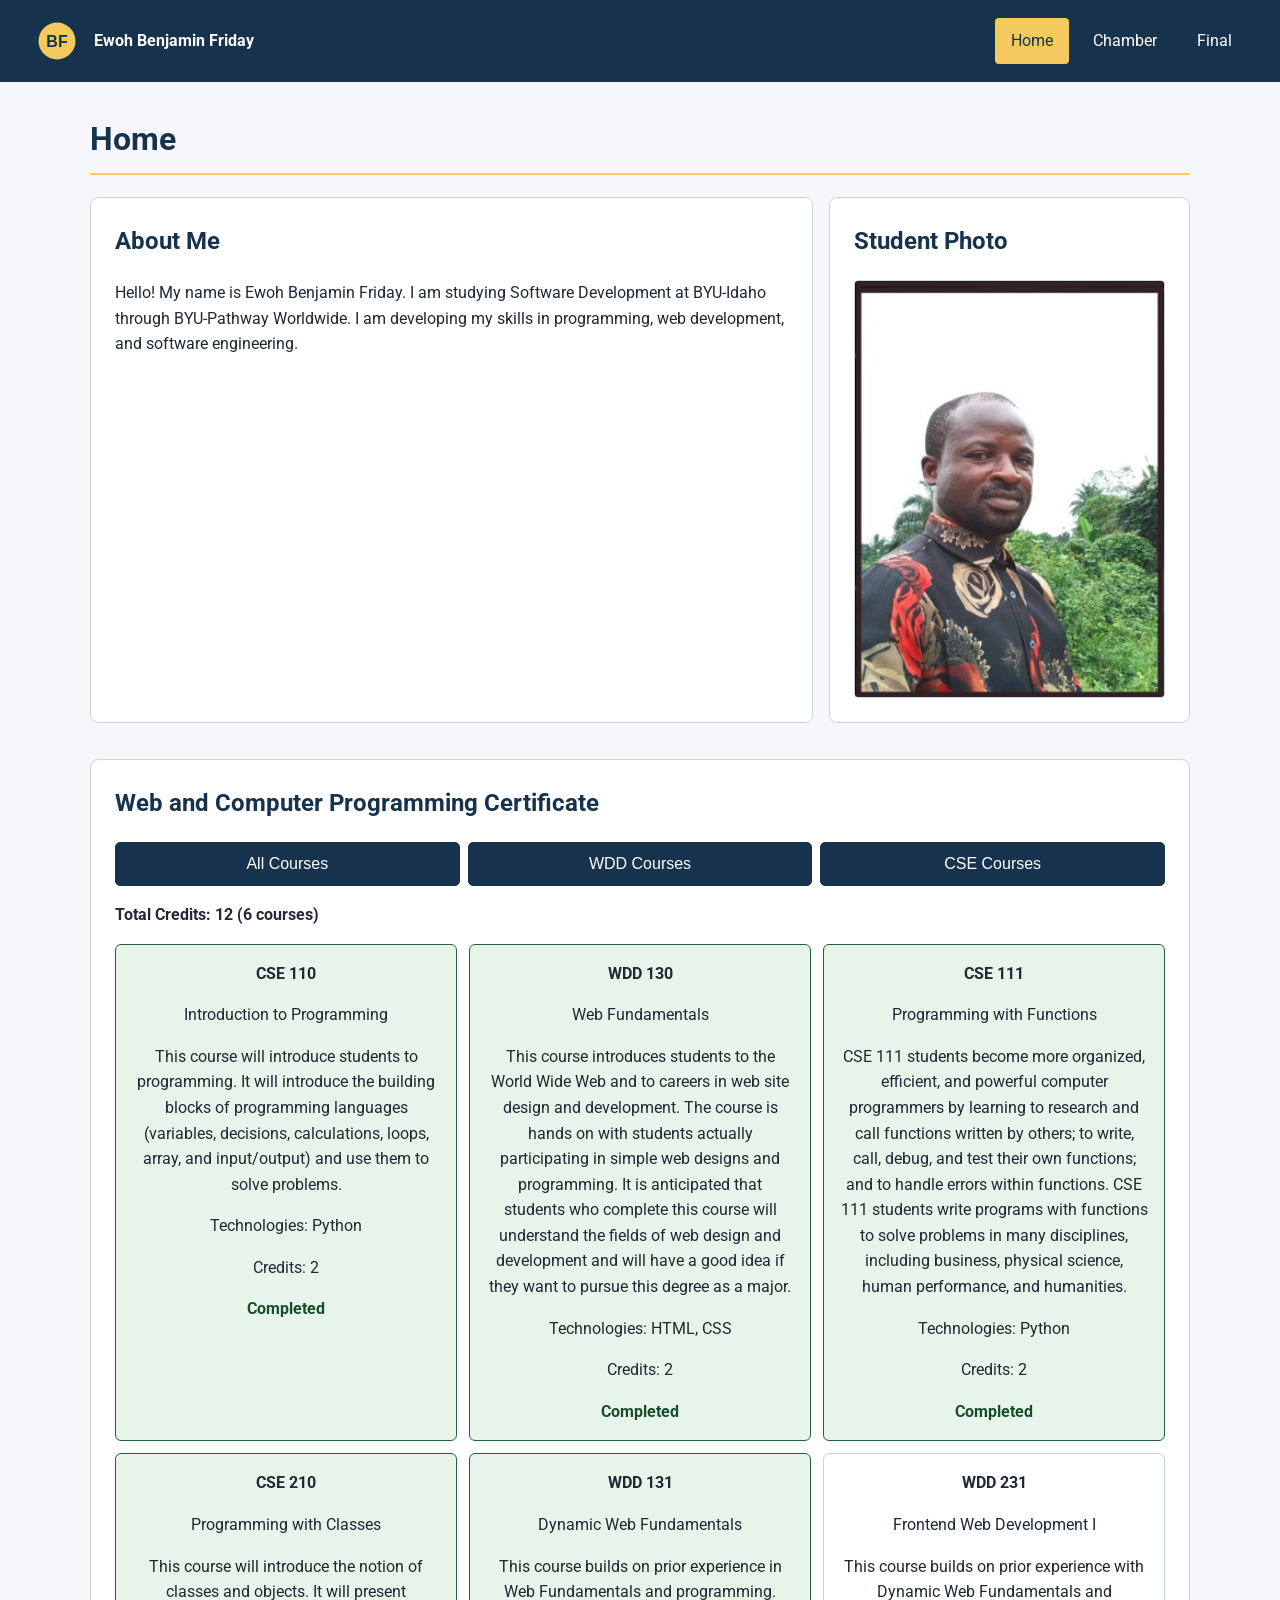
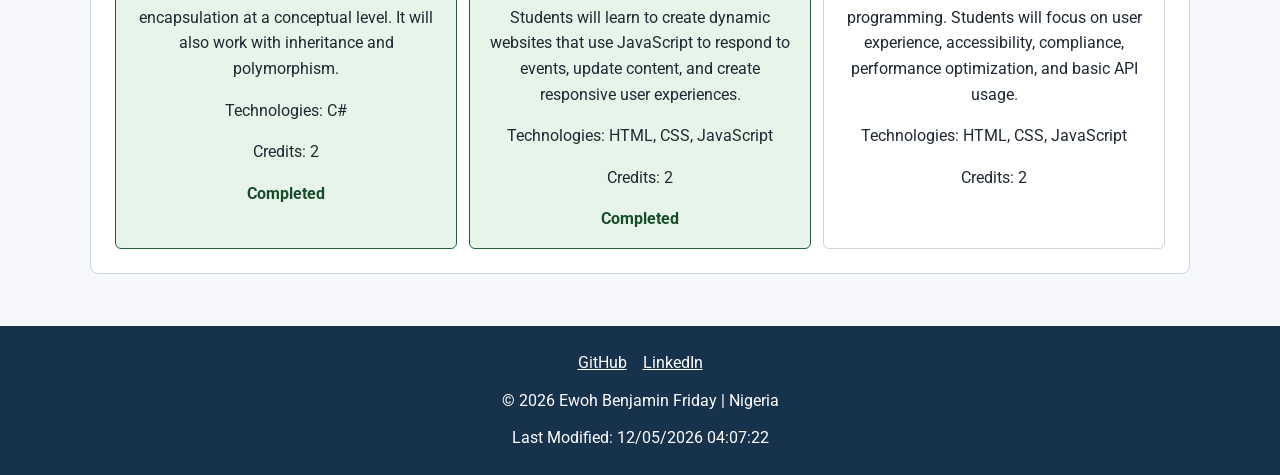
<file: index.html>
<!DOCTYPE html>
<html lang="en">
<head>
    <meta charset="UTF-8">
    <meta name="viewport" content="width=device-width, initial-scale=1.0">
    <meta name="description" content="Ewoh Benjamin Friday's WDD 231 course home page featuring web development and computer programming courses.">
    <meta name="author" content="Ewoh Benjamin Friday">
    <title>WDD 231 | Course Home Page</title>

    <link rel="preconnect" href="https://fonts.googleapis.com">
    <link rel="preconnect" href="https://fonts.gstatic.com" crossorigin>
    <link href="https://fonts.googleapis.com/css2?family=Roboto:wght@400;500;700&display=swap" rel="stylesheet">

    <link rel="stylesheet" href="styles/small.css">
    <link rel="stylesheet" href="styles/larger.css">

    <script src="scripts/navigation.js" defer></script>
    <script src="scripts/date.js" defer></script>
    <script src="scripts/course.js" defer></script>
</head>
<body>
    <header>
        <div class="brand">
            <img src="images/logo.svg" alt="" width="50" height="50">
            <span>Ewoh Benjamin Friday</span>
        </div>

        <button id="menu-button" aria-label="Open navigation menu"
            aria-expanded="false" aria-controls="primary-nav">
            ☰
        </button>

        <nav id="primary-nav" aria-label="Main navigation">
            <a href="index.html" class="active" aria-current="page">Home</a>
            <a href="chamber/index.html">Chamber</a>
            <a href="final.html">Final</a>
        </nav>
    </header>

    <main>
        <h1>Home</h1>

        <div class="home-layout">
            <section class="about">
                <h2>About Me</h2>
                <p>
                    Hello! My name is Ewoh Benjamin Friday. I am studying
                    Software Development at BYU-Idaho through BYU-Pathway
                    Worldwide. I am developing my skills in programming,
                    web development, and software engineering.
                </p>
            </section>

            <section class="photo">
    <h2>Student Photo</h2>
    <img
        src="images/student.jpg"
        alt="Student photo of Ewoh Benjamin Friday"
        class="student-photo"
        width="400"
        height="400"
    >
</section>

            <section class="certificate">
                <h2>Web and Computer Programming Certificate</h2>

                <div class="course-filters">
                    <button type="button" data-filter="all">All Courses</button>
                    <button type="button" data-filter="WDD">WDD Courses</button>
                    <button type="button" data-filter="CSE">CSE Courses</button>
                </div>

                <p id="credit-total" aria-live="polite">Total Credits: 0</p>

                <div id="course-list" class="course-list">
                    <!-- Course cards will be generated by JavaScript. -->
                </div>
            </section>
        </div>
    </main>

    <footer>
        <div class="social-links">
            <a href="https://github.com/ewohbenjaminf"
                target="_blank" rel="noopener noreferrer">GitHub</a>
            <a href="https://www.linkedin.com/"
                target="_blank" rel="noopener noreferrer">LinkedIn</a>
        </div>

        <p>
            &copy; <span id="currentyear"></span>
            Ewoh Benjamin Friday | Nigeria
        </p>

        <p>Last Modified: <span id="lastModified"></span></p>
    </footer>
</body>
</html>
</file>
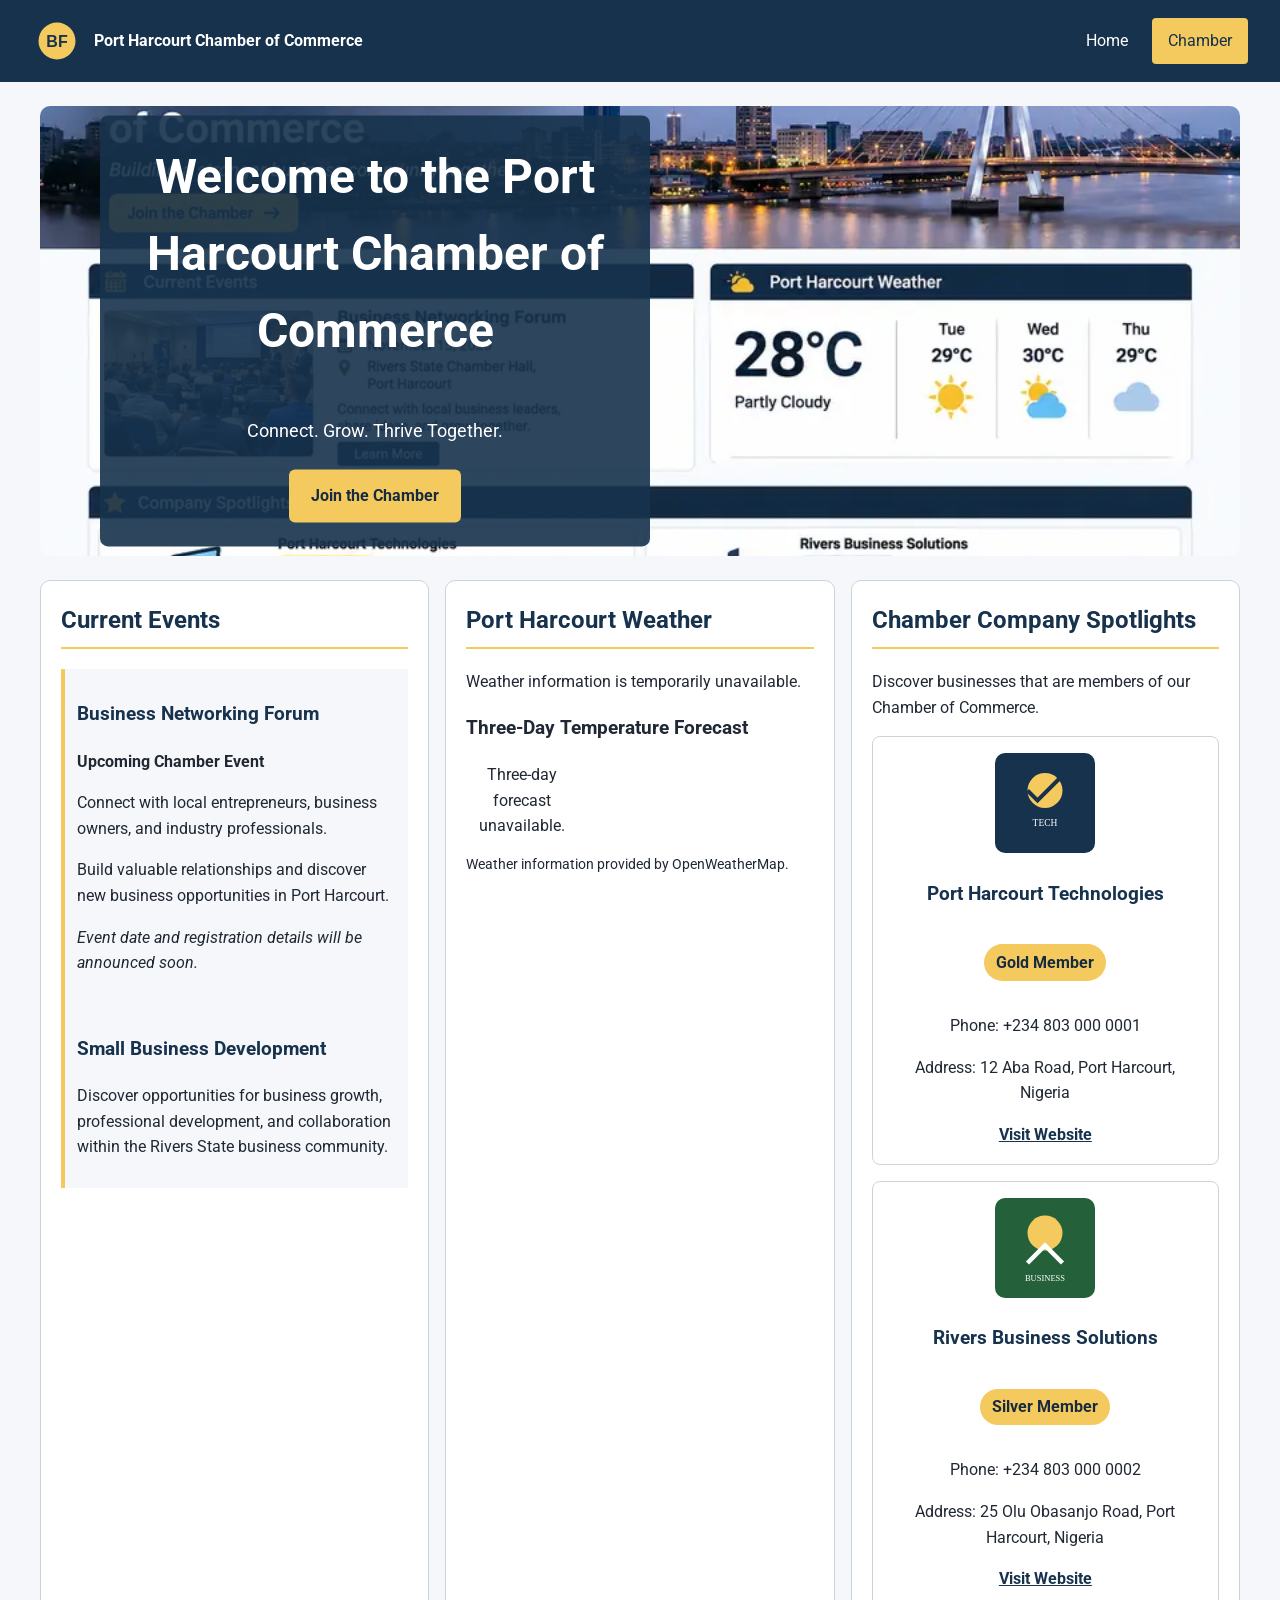
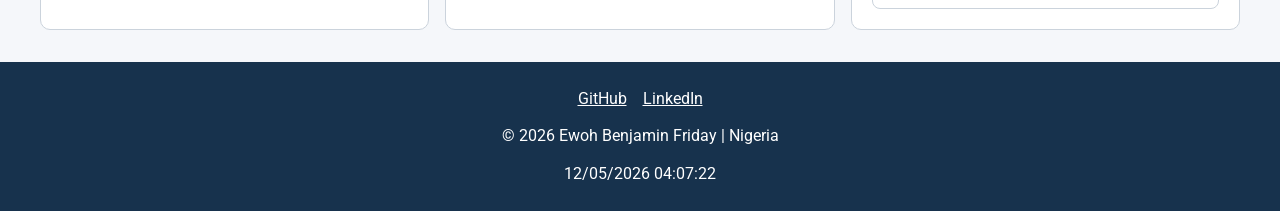
<file: chamber/index.html>
<!DOCTYPE html>
<html lang="en">

<head>
    <meta charset="UTF-8">
    <meta name="viewport" content="width=device-width, initial-scale=1.0">

    <meta name="description" content="Welcome to the Port Harcourt Chamber of Commerce. Connect with local businesses, discover upcoming events, and grow your business network.">

    <meta name="author" content="Ewoh Benjamin Friday">

    <!-- Open Graph metadata -->
    <meta property="og:title" content="Port Harcourt Chamber of Commerce">
    <meta property="og:description" content="Connect, grow, and thrive with the Port Harcourt business community.">
    <meta property="og:type" content="website">
    <meta property="og:image" content="https://ewohbenjaminf.github.io/wdd231/images/chamber-hero.webp">
    <meta property="og:url" content="https://ewohbenjaminf.github.io/wdd231/chamber/index.html">

    <title>Port Harcourt Chamber of Commerce | Home</title>

    <link rel="icon" href="../images/logo.svg" type="image/svg+xml">

    <!-- Google Fonts -->
    <link rel="preconnect" href="https://fonts.googleapis.com">
    <link rel="preconnect" href="https://fonts.gstatic.com" crossorigin>
    <link href="https://fonts.googleapis.com/css2?family=Roboto:wght@400;500;700&display=swap" rel="stylesheet">

    <!-- Stylesheets -->
    <link rel="stylesheet" href="../styles/small.css">
    <link rel="stylesheet" href="../styles/larger.css">
    <link rel="stylesheet" href="home.css">

    <!-- JavaScript -->
    <script src="../scripts/navigation.js" defer></script>
    <script src="../scripts/home.js" defer></script>
</head>

<body>

    <header>
        <div class="brand">
            <img src="../images/logo.svg"
                 alt=""
                 width="50"
                 height="50">

            <span>Port Harcourt Chamber of Commerce</span>
        </div>

        <button id="menu-button"
                aria-label="Open navigation menu"
                aria-expanded="false"
                aria-controls="primary-nav">
            &#9776;
        </button>

        <nav id="primary-nav" aria-label="Main navigation">
            <a href="../index.html">Home</a>

            <a href="index.html"
               class="active"
               aria-current="page">
                Chamber
            </a>

     </nav>
    </header>

    <main class="home-main">

        <!-- HERO SECTION -->

        <section class="hero" aria-labelledby="hero-heading">

            <img src="../images/chamber-hero.webp"
                 alt="Port Harcourt city waterfront and business district"
                 width="1600"
                 height="600"
                 fetchpriority="high">

            <div class="hero-content">

                <h1 id="hero-heading">
                    Welcome to the Port Harcourt Chamber of Commerce
                </h1>

                <p>
                    Connect. Grow. Thrive Together.
                </p>

                <a href="join.html" class="join-button">
                    Join the Chamber
                </a>

            </div>

        </section>

        <!-- HOME PAGE CONTENT -->

        <div class="home-grid">

            <!-- CURRENT EVENTS -->

            <section class="events-section"
                     aria-labelledby="events-heading">

                <h2 id="events-heading">
                    Current Events
                </h2>

                <article class="event-card">

                    <h3>Business Networking Forum</h3>

                    <p>
                        <strong>Upcoming Chamber Event</strong>
                    </p>

                    <p>
                        Connect with local entrepreneurs,
                        business owners, and industry professionals.
                    </p>

                    <p>
                        Build valuable relationships and discover
                        new business opportunities in Port Harcourt.
                    </p>

                    <p>
                        <em>
                            Event date and registration details
                            will be announced soon.
                        </em>
                    </p>

                </article>

                <article class="event-card">

                    <h3>Small Business Development</h3>

                    <p>
                        Discover opportunities for business growth,
                        professional development, and collaboration
                        within the Rivers State business community.
                    </p>

                </article>

            </section>

            <!-- WEATHER SECTION -->

            <section class="weather-section"
                     aria-labelledby="weather-heading">

                <h2 id="weather-heading">
                    Port Harcourt Weather
                </h2>

                <div id="current-weather"
                     aria-live="polite">

                    <p>Loading current weather information...</p>

                </div>

                <h3>Three-Day Temperature Forecast</h3>

                <div id="forecast-container"
                     class="forecast-grid"
                     aria-live="polite">

                    <p>Loading three-day forecast...</p>

                </div>

                <p class="weather-message">
                    Weather information provided by
                    OpenWeatherMap.
                </p>

            </section>

            <!-- COMPANY SPOTLIGHTS -->

            <section class="spotlights-section"
                     aria-labelledby="spotlights-heading">

                <h2 id="spotlights-heading">
                    Chamber Company Spotlights
                </h2>

                <p>
                    Discover businesses that are members
                    of our Chamber of Commerce.
                </p>

                <div id="spotlight-container"
                     class="spotlight-grid"
                     aria-live="polite">

                    <p class="loading-message">
                        Loading company spotlights...
                    </p>

                </div>

            </section>

        </div>

    </main>

    <!-- FOOTER -->

    <footer>

        <div class="social-links">

            <a href="https://github.com/ewohbenjaminf"
               target="_blank"
               rel="noopener noreferrer">
                GitHub
            </a>

            <a href="https://www.linkedin.com/"
               target="_blank"
               rel="noopener noreferrer">
                LinkedIn
            </a>

        </div>

        <p>
            &copy;
            <span id="current-year"></span>
            Ewoh Benjamin Friday | Nigeria
        </p>

        <p>
            <span id="last-modified"></span>
        </p>

    </footer>

</body>
</html>
</file>
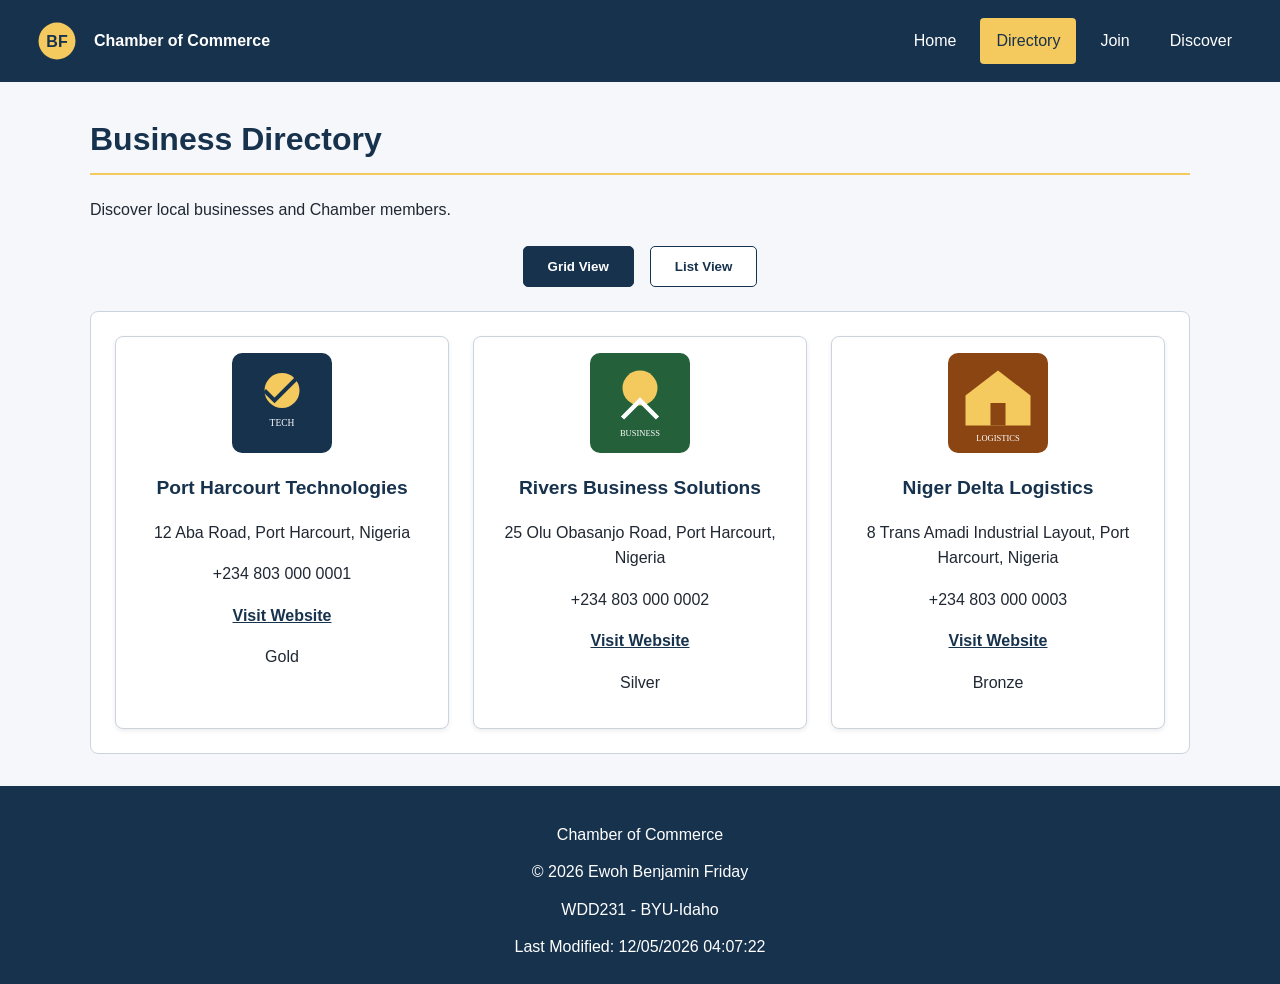
<file: directory.html>
<!DOCTYPE html>
<html lang="en">
<head>
    <meta charset="UTF-8">
    <meta name="viewport" content="width=device-width, initial-scale=1.0">

    <meta name="description" content="Explore local businesses and members of the Chamber of Commerce.">
    <meta name="author" content="Ewoh Benjamin Friday">

    <title>Business Directory | Chamber of Commerce</title>

    <link rel="stylesheet" href="styles/small.css">
    <link rel="stylesheet" href="styles/larger.css">

    <script src="scripts/navigation.js" defer></script>
    <script src="scripts/directory.js" defer></script>
</head>

<body>
    <header>
        <div class="brand">
            <img src="images/logo.svg" alt="Chamber of Commerce logo">
            <span>Chamber of Commerce</span>
        </div>

        <button id="menu-button" aria-label="Toggle navigation">
            ☰
        </button>

        <nav id="nav-menu">
            <a href="index.html">Home</a>
            <a href="directory.html" class="active">Directory</a>
            <a href="#">Join</a>
            <a href="#">Discover</a>
        </nav>
    </header>

    <main>
        <h1>Business Directory</h1>

        <p>Discover local businesses and Chamber members.</p>

        <div class="view-buttons">
            <button id="grid-view" class="active">Grid View</button>
            <button id="list-view">List View</button>
        </div>

       <section id="directory-container" class="directory-grid">
    <h2 class="visually-hidden">Chamber Member Businesses</h2>
    <!-- Business members will be loaded here using JavaScript. -->
</section>
    </main>

    <footer>
        <p>Chamber of Commerce</p>
        <p>&copy; <span id="current-year"></span> Ewoh Benjamin Friday</p>
        <p>WDD231 - BYU-Idaho</p>
        <p id="last-modified"></p>
    </footer>
</body>
</html>
</file>
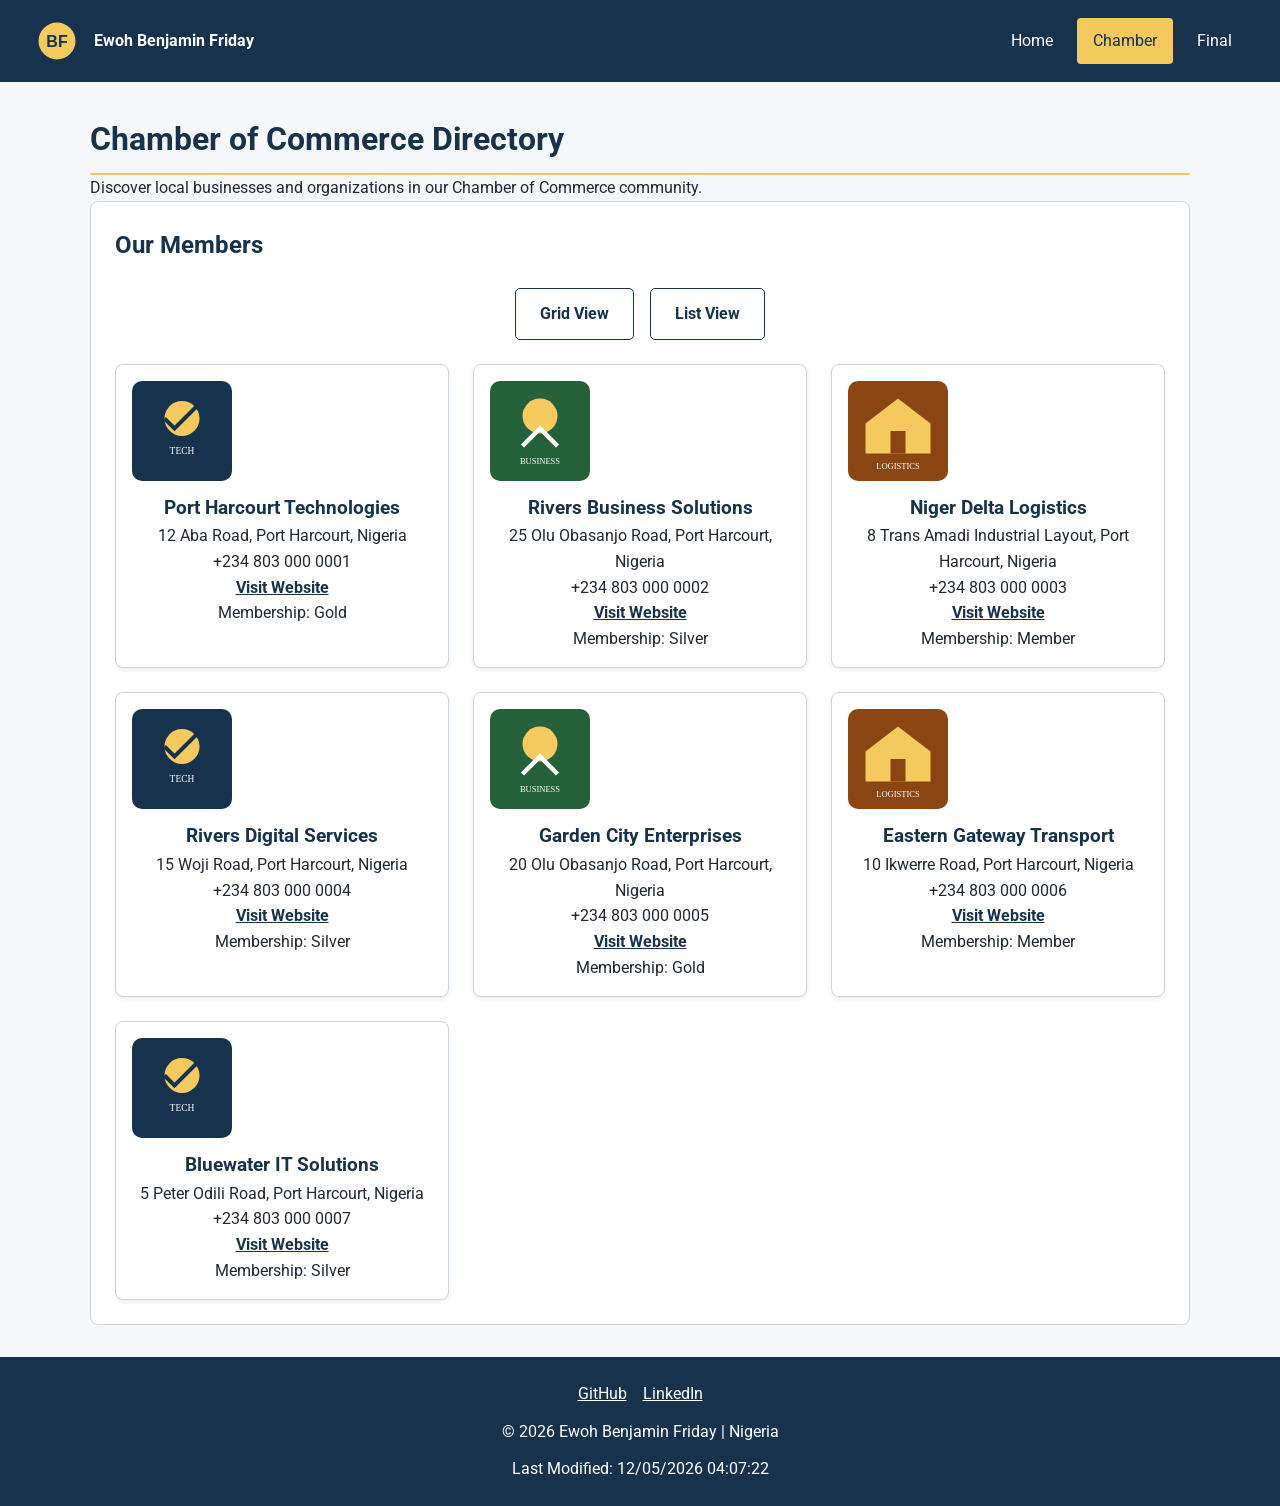
<file: chamber/directory.html>
<!DOCTYPE html>
<html lang="en">
<head>
    <meta charset="UTF-8">
    <meta name="viewport" content="width=device-width, initial-scale=1.0">

    <meta name="description" content="Explore businesses and members of the Chamber of Commerce directory.">
    <meta name="author" content="Ewoh Benjamin Friday">
    <link rel="icon" href="images/logo.svg" type="image/svg+xml">

<meta property="og:title" content="Chamber of Commerce | Business Directory">
<meta property="og:description" content="Discover local businesses and organizations in our Chamber of Commerce community.">
<meta property="og:image" content="https://ewohbenjaminf.github.io/wdd231/chamber/images/chamber-hero.webp">
<meta property="og:url" content="https://ewohbenjaminf.github.io/wdd231/chamber/directory.html">
<meta property="og:type" content="website">

    <title>Chamber of Commerce | Business Directory</title>

    <link rel="stylesheet" href="styles/reset.css">
<link rel="stylesheet" href="styles/small.css">
<link rel="stylesheet" href="styles/larger.css">

<link rel="preconnect" href="https://fonts.googleapis.com">
<link rel="preconnect" href="https://fonts.gstatic.com" crossorigin>
<link href="https://fonts.googleapis.com/css2?family=Roboto:wght@400;500;700&display=swap" rel="stylesheet">

<link rel="stylesheet" href="styles/reset.css">
<link rel="stylesheet" href="styles/small.css">
<link rel="stylesheet" href="styles/larger.css">

<script src="scripts/navigation.js" defer></script>
<script src="scripts/directory.js" defer></script>
</head>

<body>
    <header>
        <div class="brand">
           <img src="images/logo.svg" alt="" width="50" height="50">
            <span>Ewoh Benjamin Friday</span>
        </div>

        <button id="menu-button"
            aria-label="Open navigation menu"
            aria-expanded="false"
            aria-controls="primary-nav">
            &#9776;
        </button>

        <nav id="primary-nav" aria-label="Main navigation">
            <a href="../index.html">Home</a>
            <a href="index.html" class="active" aria-current="page">Chamber</a>
            <a href="../final.html">Final</a>
        </nav>
    </header>

    <main>
        <h1>Chamber of Commerce Directory</h1>

        <p class="directory-intro">
            Discover local businesses and organizations in our
            Chamber of Commerce community.
        </p>

        <section class="directory-section" aria-labelledby="directory-heading">
            <h2 id="directory-heading">Our Members</h2>

            <div class="view-controls" role="group" aria-label="Directory display options">
                <button type="button" id="grid-view" aria-pressed="true">
                    Grid View
                </button>

                <button type="button" id="list-view" aria-pressed="false">
                    List View
                </button>
            </div>

            <p id="directory-status" aria-live="polite">
                Loading chamber members...
            </p>

            <div id="directory-container" class="directory-grid">
                <!-- Member cards will be created using JavaScript. -->
            </div>
        </section>
    </main>

    <footer>
        <div class="social-links">
            <a href="https://github.com/ewohbenjaminf"
                target="_blank" rel="noopener noreferrer">GitHub</a>

            <a href="https://www.linkedin.com/"
                target="_blank" rel="noopener noreferrer">LinkedIn</a>
        </div>

        <p>
            &copy; <span id="current-year"></span>
            Ewoh Benjamin Friday | Nigeria
        </p>

        <p><span id="last-modified"></span></p>
    </footer>
</body>
</html>
</file>
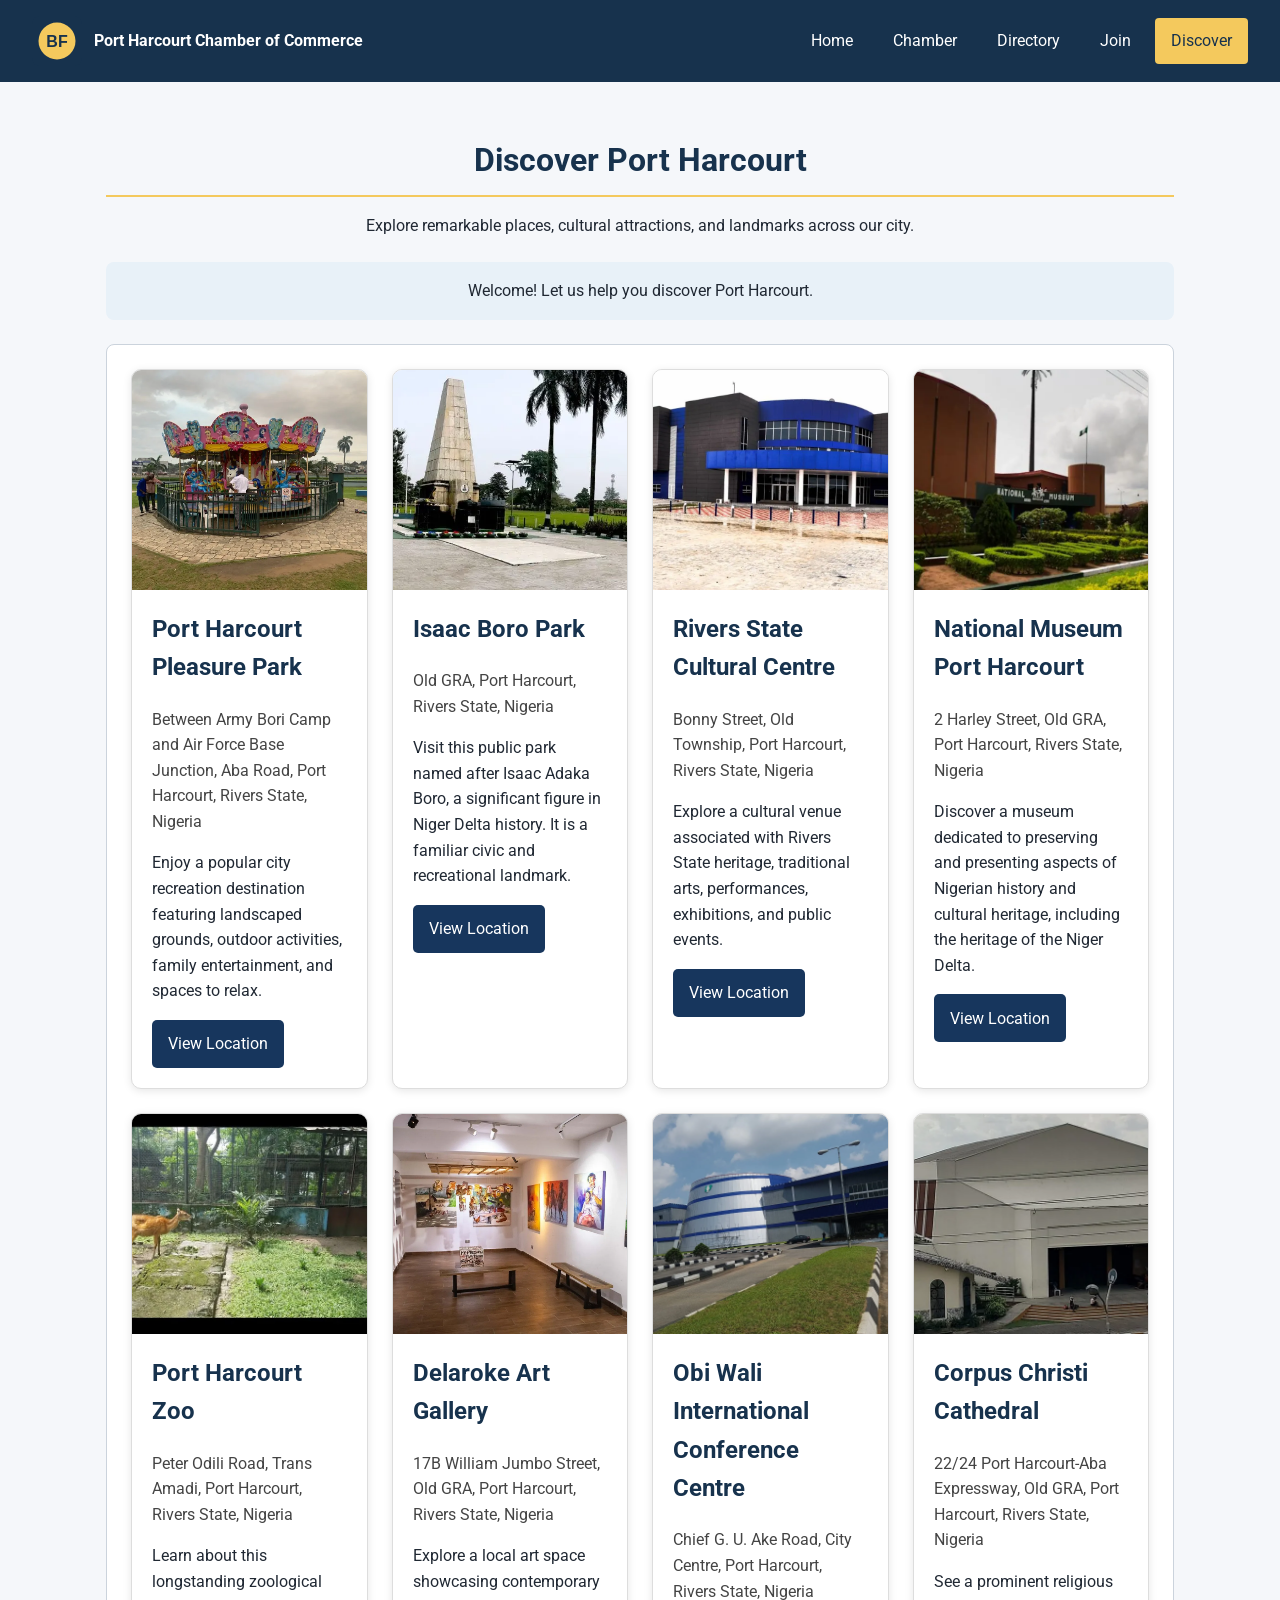
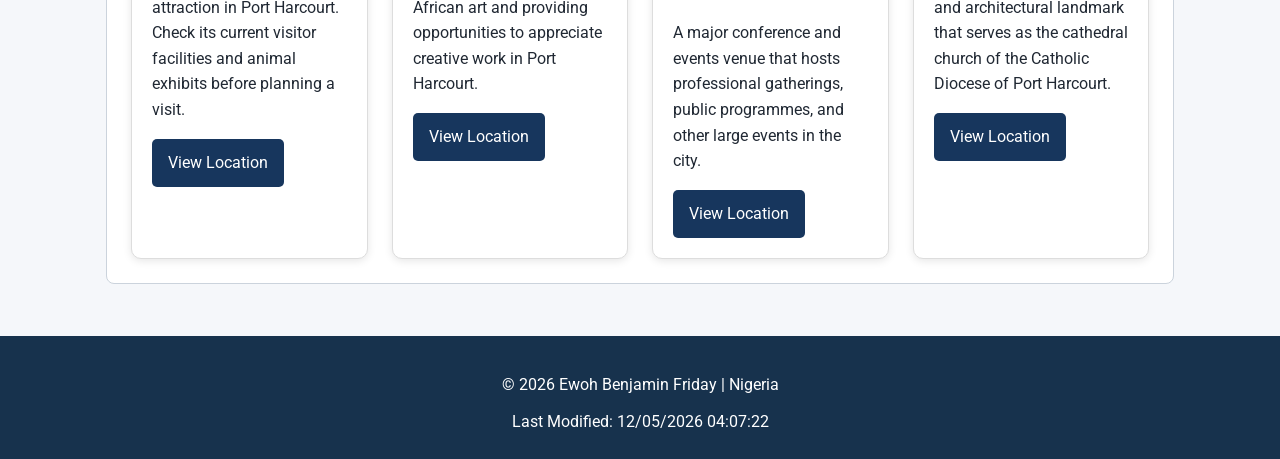
<file: chamber/discover.html>
﻿<!DOCTYPE html>
<html lang="en">
<head>
    <meta charset="UTF-8">
    <meta name="viewport" content="width=device-width, initial-scale=1.0">
    <meta name="description" content="Discover attractions, cultural landmarks, parks, and places of interest in Port Harcourt, Nigeria.">
    <meta name="author" content="Ewoh Benjamin Friday">
    <meta property="og:title" content="Discover Port Harcourt | Chamber of Commerce">
<meta property="og:description" content="Explore Port Harcourt's attractions, cultural landmarks, parks, and places of interest.">
<meta property="og:image" content="https://ewohbenjaminf.github.io/wdd231/chamber/images/discover/isaac-boro-park.webp">
<meta property="og:url" content="https://ewohbenjaminf.github.io/wdd231/chamber/discover.html">
    <title>Discover Port Harcourt | Chamber of Commerce</title>
    <link rel="icon" href="../images/logo.svg" type="image/svg+xml">
    <link rel="preconnect" href="https://fonts.googleapis.com">
    <link rel="preconnect" href="https://fonts.gstatic.com" crossorigin>
    <link href="https://fonts.googleapis.com/css2?family=Roboto:wght@400;500;700&display=swap" rel="stylesheet">
    <link rel="stylesheet" href="../styles/small.css">
    <link rel="stylesheet" href="../styles/larger.css">
    <link rel="stylesheet" href="styles/discover.css">
    <script type="module" src="scripts/discover.js"></script>
    <script src="../scripts/navigation.js" defer></script>
</head>
<body>
    <header>
        <div class="brand">
            <img src="../images/logo.svg" alt="" width="50" height="50">
            <span>Port Harcourt Chamber of Commerce</span>
        </div>
        <button id="menu-button" aria-label="Open navigation menu" aria-expanded="false" aria-controls="primary-nav">&#9776;</button>
        <nav id="primary-nav" aria-label="Main navigation">
            <a href="../index.html">Home</a>
            <a href="index.html">Chamber</a>
            <a href="directory.html">Directory</a>
            <a href="join.html">Join</a>
            <a href="discover.html" class="active" aria-current="page">Discover</a>
        </nav>
    </header>

    <main class="discover-main">
        <h1>Discover Port Harcourt</h1>
        <p class="discover-intro">Explore remarkable places, cultural attractions, and landmarks across our city.</p>
        <p id="visit-message" class="visit-message" aria-live="polite"></p>
        <section id="discover-grid" class="discover-grid" aria-label="Places to discover">
            <p>Loading places to discover...</p>
        </section>
    </main>

    <footer>
        <p>&copy; <span id="current-year"></span> Ewoh Benjamin Friday | Nigeria</p>
        <p><span id="last-modified"></span></p>
    </footer>
</body>
</html>
</file>
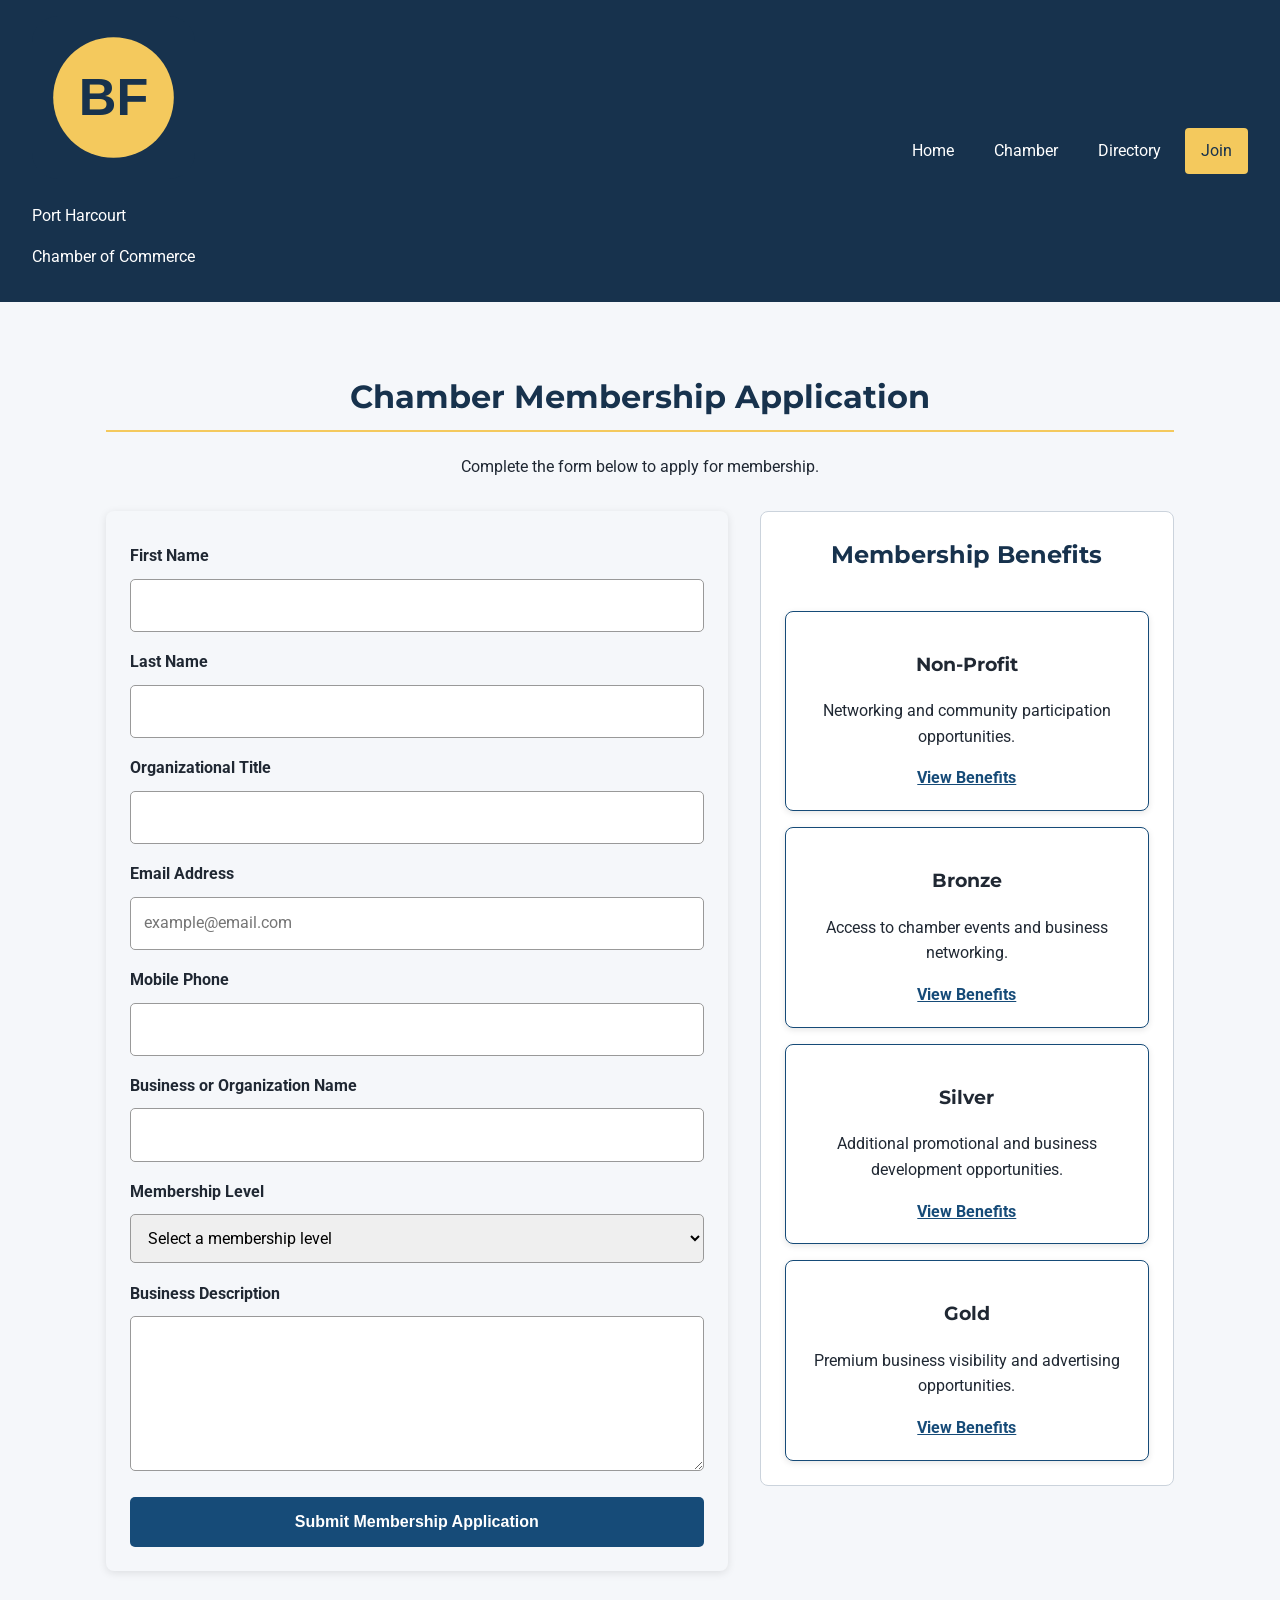
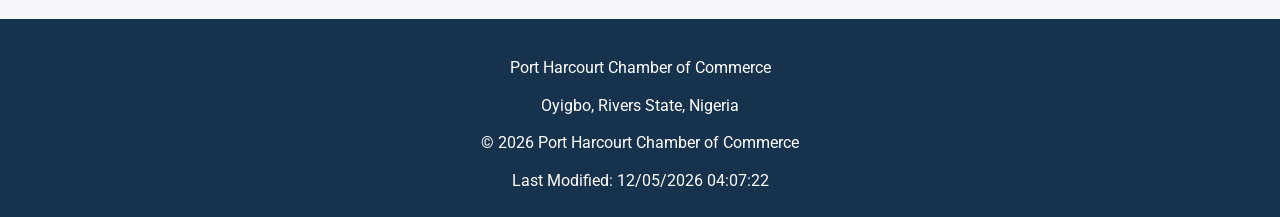
<file: chamber/join.html>
<!DOCTYPE html>
<html lang="en">
<head>
    <meta charset="UTF-8">
    <meta name="viewport" content="width=device-width, initial-scale=1.0">
    <meta name="description" content="Apply for membership in the Port Harcourt Chamber of Commerce.">

    <meta property="og:title" content="Join the Port Harcourt Chamber of Commerce">
    <meta property="og:description" content="Apply for membership and discover business opportunities in Port Harcourt.">
    <meta property="og:image" content="https://ewohbenjaminf.github.io/wdd231/images/chamber-hero.webp">
    <meta property="og:url" content="https://ewohbenjaminf.github.io/wdd231/chamber/join.html">
    <link rel="preconnect" href="https://fonts.googleapis.com">
    <link rel="preconnect" href="https://fonts.gstatic.com" crossorigin>
    <link href="https://fonts.googleapis.com/css2?family=Montserrat:wght@400;500;600;700&family=Roboto:wght@400;500;700&display=swap" rel="stylesheet">

    <meta name="author" content="Ewoh Benjamin Friday">
    <title>Join the Chamber | Port Harcourt Chamber of Commerce</title>
    <link rel="icon" href="../images/logo.svg">
    <link rel="stylesheet" href="../styles/small.css">
    <link rel="stylesheet" href="../styles/larger.css">
    <link rel="stylesheet" href="home.css">
    <link rel="stylesheet" href="join.css">
    <script src="../scripts/navigation.js" defer></script>
    <script src="join.js" defer></script> 
</head>
<body>
    <header>
        <div class="header-content">
            <img src="../images/logo.svg" alt="Chamber logo" class="logo">
           <div>
    <p class="site-name">Port Harcourt</p>
    <p>Chamber of Commerce</p>
</div>
        </div>
      <button id="menu-button"
        aria-label="Open navigation menu"
        aria-expanded="false"
        aria-controls="primary-nav">
    &#9776;
</button>

<nav id="primary-nav" aria-label="Main navigation">
    <a href="../index.html">Home</a>
    <a href="index.html">Chamber</a>
    <a href="directory.html">Directory</a>
    <a href="join.html" class="active">Join</a>
</nav>
    </header>

    <main class="join-main">
       <h1>Chamber Membership Application</h1>
        <p>Complete the form below to apply for membership.</p>

        <div class="join-layout">
            <form method="get" action="thankyou.html" class="join-form">
                <label for="first-name">First Name</label>
                <input type="text" id="first-name" name="firstName"
                    title="Enter your first name" autocomplete="given-name" required>

                <label for="last-name">Last Name</label>
                <input type="text" id="last-name" name="lastName"
                    title="Enter your last name" autocomplete="family-name" required>

               <label for="organizational-title">Organizational Title</label>
<input type="text" id="organizational-title" name="organizationalTitle"
    title="Enter your organizational title (minimum seven characters)"
    autocomplete="organization-title" pattern="[A-Za-z -]{7,}"
    required>

                <label for="email">Email Address</label>
                <input type="email" id="email" name="email"
                    title="Enter a valid email address" autocomplete="email"
                    placeholder="example@email.com" required>

                <label for="phone">Mobile Phone</label>
                <input type="tel" id="phone" name="phone"
                    title="Enter your mobile phone number"
                    autocomplete="tel" required>

                <label for="organization">Business or Organization Name</label>
                <input type="text" id="organization" name="organization"
                    title="Enter your business or organization name"
                    autocomplete="organization" required>

               <label for="membership">Membership Level</label>
<select id="membership" name="membership" required>
    <option value="">Select a membership level</option>
    <option value="np">Non-Profit Membership</option>
    <option value="bronze">Bronze Membership</option>
    <option value="silver">Silver Membership</option>
    <option value="gold">Gold Membership</option>
</select>

                <label for="description">Business Description</label>
                <textarea id="description" name="description"
                    title="Describe your business or organization"
                    rows="5"></textarea>

                <input type="hidden" id="timestamp" name="timestamp">

                <button type="submit">Submit Membership Application</button>
            </form>

            <section class="membership-cards">
                <h2>Membership Benefits</h2>
                <div class="membership-card">
                    <h3>Non-Profit</h3>
                    <p>Networking and community participation opportunities.</p>
                    <a href="#nonprofit">View Benefits</a>
                </div>
                <div class="membership-card">
                    <h3>Bronze</h3>
                    <p>Access to chamber events and business networking.</p>
                    <a href="#bronze">View Benefits</a>
                </div>
                <div class="membership-card">
                    <h3>Silver</h3>
                    <p>Additional promotional and business development opportunities.</p>
                    <a href="#silver">View Benefits</a>
                </div>
                <div class="membership-card">
                    <h3>Gold</h3>
                    <p>Premium business visibility and advertising opportunities.</p>
                    <a href="#gold">View Benefits</a>
                </div>
            </section>
                        <dialog id="nonprofit-dialog">
                <h2>Non-Profit Membership Benefits</h2>
                <p>Enjoy networking and community participation opportunities.</p>
                <p>Connect with local organizations and participate in community initiatives.</p>
                <button class="close-dialog">Close</button>
            </dialog>

            <dialog id="bronze-dialog">
                <h2>Bronze Membership Benefits</h2>
                <p>Enjoy access to chamber events and business networking.</p>
                <p>Connect with other businesses and participate in chamber activities.</p>
                <button class="close-dialog">Close</button>
            </dialog>

            <dialog id="silver-dialog">
                <h2>Silver Membership Benefits</h2>
                <p>Enjoy additional promotional and business development opportunities.</p>
                <p>Receive enhanced visibility and opportunities to promote your business.</p>
                <button class="close-dialog">Close</button>
            </dialog>

            <dialog id="gold-dialog">
                <h2>Gold Membership Benefits</h2>
                <p>Enjoy premium business visibility and advertising opportunities.</p>
                <p>Receive priority promotional opportunities and enhanced chamber exposure.</p>
                <button class="close-dialog">Close</button>
            </dialog>
        </div>
    </main>

    <footer>
        <p>Port Harcourt Chamber of Commerce</p>
        <p>Oyigbo, Rivers State, Nigeria</p>
        <p>&copy; <span id="current-year"></span> Port Harcourt Chamber of Commerce</p>
        <p><span id="last-modified"></span></p>
    </footer>
</body>
</html>
</file>
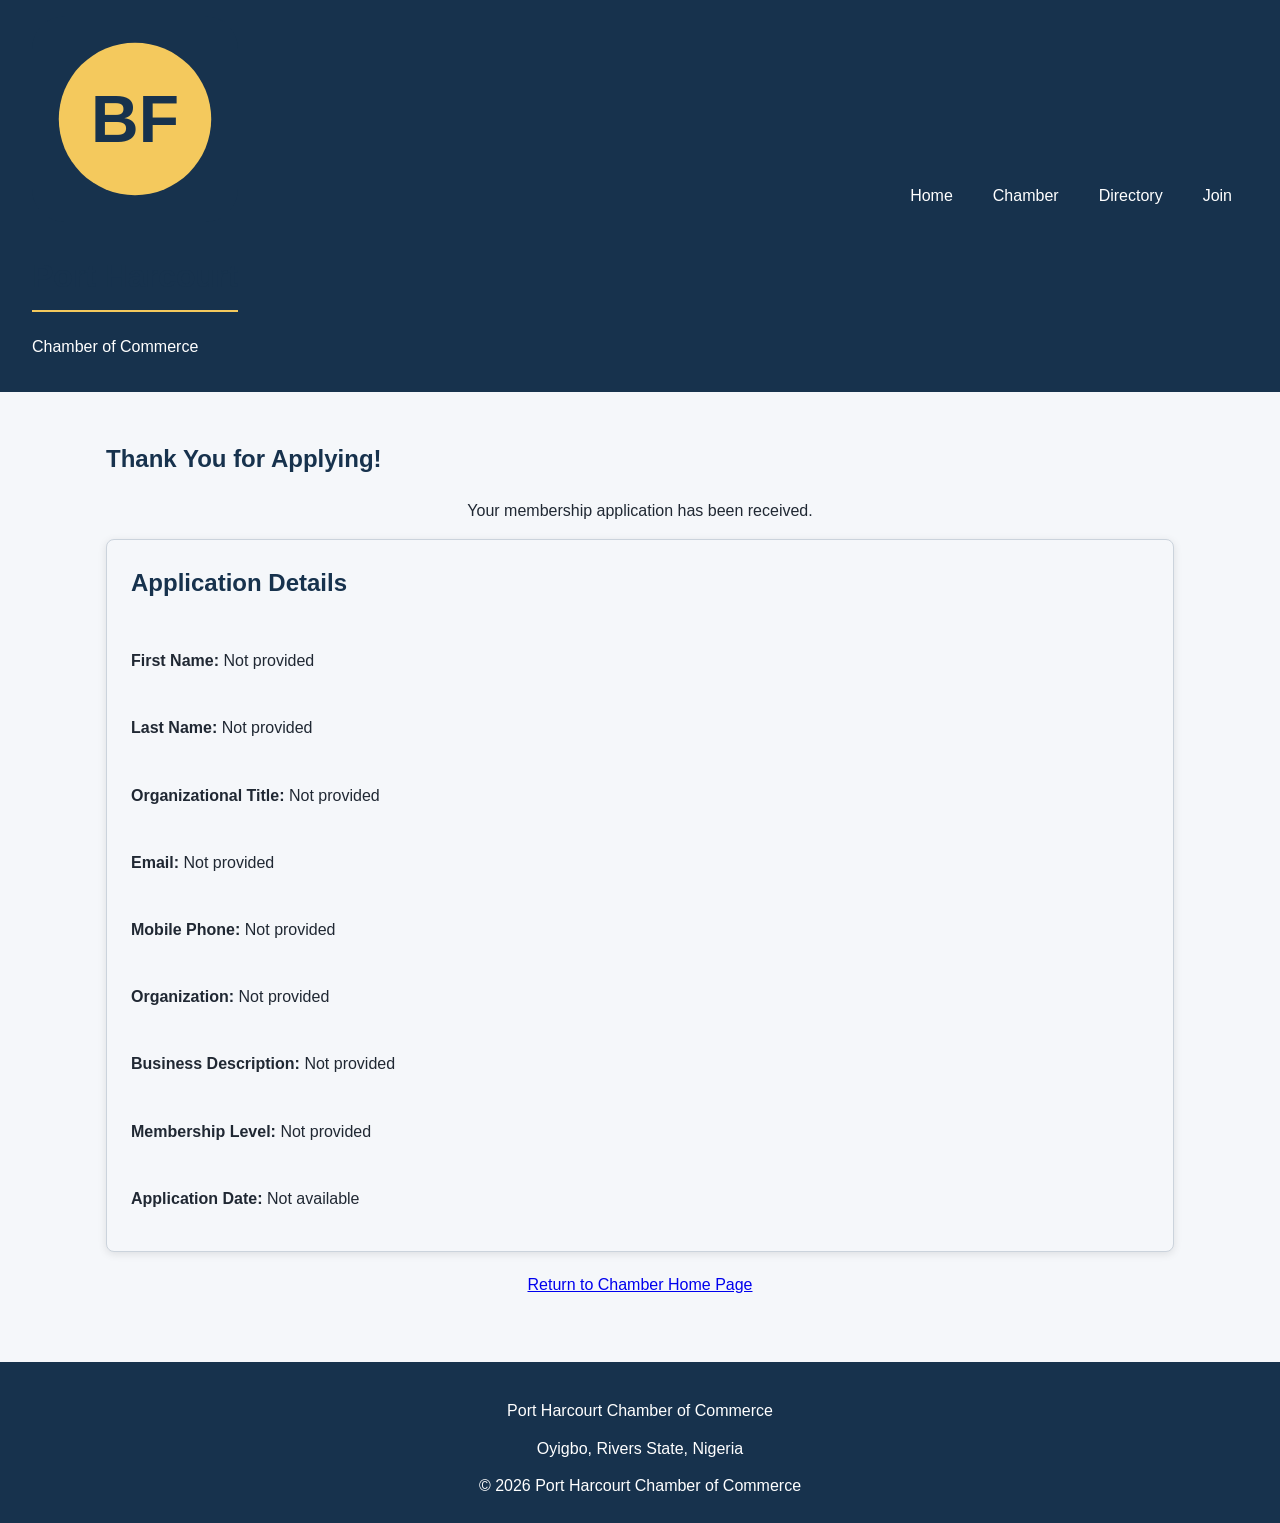
<file: chamber/thankyou.html>
<!DOCTYPE html>
<html lang="en">
<head>
    <meta charset="UTF-8">
    <meta name="viewport" content="width=device-width, initial-scale=1.0">
    <meta name="description" content="Membership application confirmation for the Port Harcourt Chamber of Commerce.">
    <meta name="author" content="Ewoh Benjamin Friday">
    <title>Application Received | Port Harcourt Chamber of Commerce</title>
    <link rel="icon" href="../images/logo.svg">
    <link rel="stylesheet" href="../styles/small.css">
    <link rel="stylesheet" href="../styles/larger.css">
    <link rel="stylesheet" href="home.css">
    <link rel="stylesheet" href="join.css">
    <script src="../scripts/navigation.js" defer></script>
  <script src="thankyou.js" defer></script>
</head>
<body>
    <header>
        <div class="header-content">
            <img src="../images/logo.svg" alt="Chamber logo" class="logo">
            <div>
                <h1>Port Harcourt</h1>
                <p>Chamber of Commerce</p>
            </div>
        </div>
        <button id="menu-button"
        aria-label="Open navigation menu"
        aria-expanded="false"
        aria-controls="primary-nav">
    &#9776;
</button>

<nav id="primary-nav" aria-label="Main navigation">
    <a href="../index.html">Home</a>
    <a href="index.html">Chamber</a>
    <a href="directory.html">Directory</a>
    <a href="join.html">Join</a>
</nav>
    </header>

    <main class="join-main">
        <h2>Thank You for Applying!</h2>
        <p>Your membership application has been received.</p>

        <section class="join-form">
            <h2>Application Details</h2>
            <p><strong>First Name:</strong> <span id="first-name"></span></p>
            <p><strong>Last Name:</strong> <span id="last-name"></span></p>
            <p><strong>Organizational Title:</strong> <span id="organizational-title"></span></p>
            <p><strong>Email:</strong> <span id="email"></span></p>
            <p><strong>Mobile Phone:</strong> <span id="phone"></span></p>
            <p><strong>Organization:</strong> <span id="organization"></span></p>
            <p><strong>Business Description:</strong> <span id="description"></span></p>
            <p><strong>Membership Level:</strong> <span id="membership"></span></p>
            <p><strong>Application Date:</strong> <span id="timestamp"></span></p>
        </section>

        <p><a href="index.html">Return to Chamber Home Page</a></p>
    </main>

    <footer>
        <p>Port Harcourt Chamber of Commerce</p>
        <p>Oyigbo, Rivers State, Nigeria</p>
        <p>&copy; <span id="current-year"></span> Port Harcourt Chamber of Commerce</p>
    </footer>
</body>
</html>
</file>
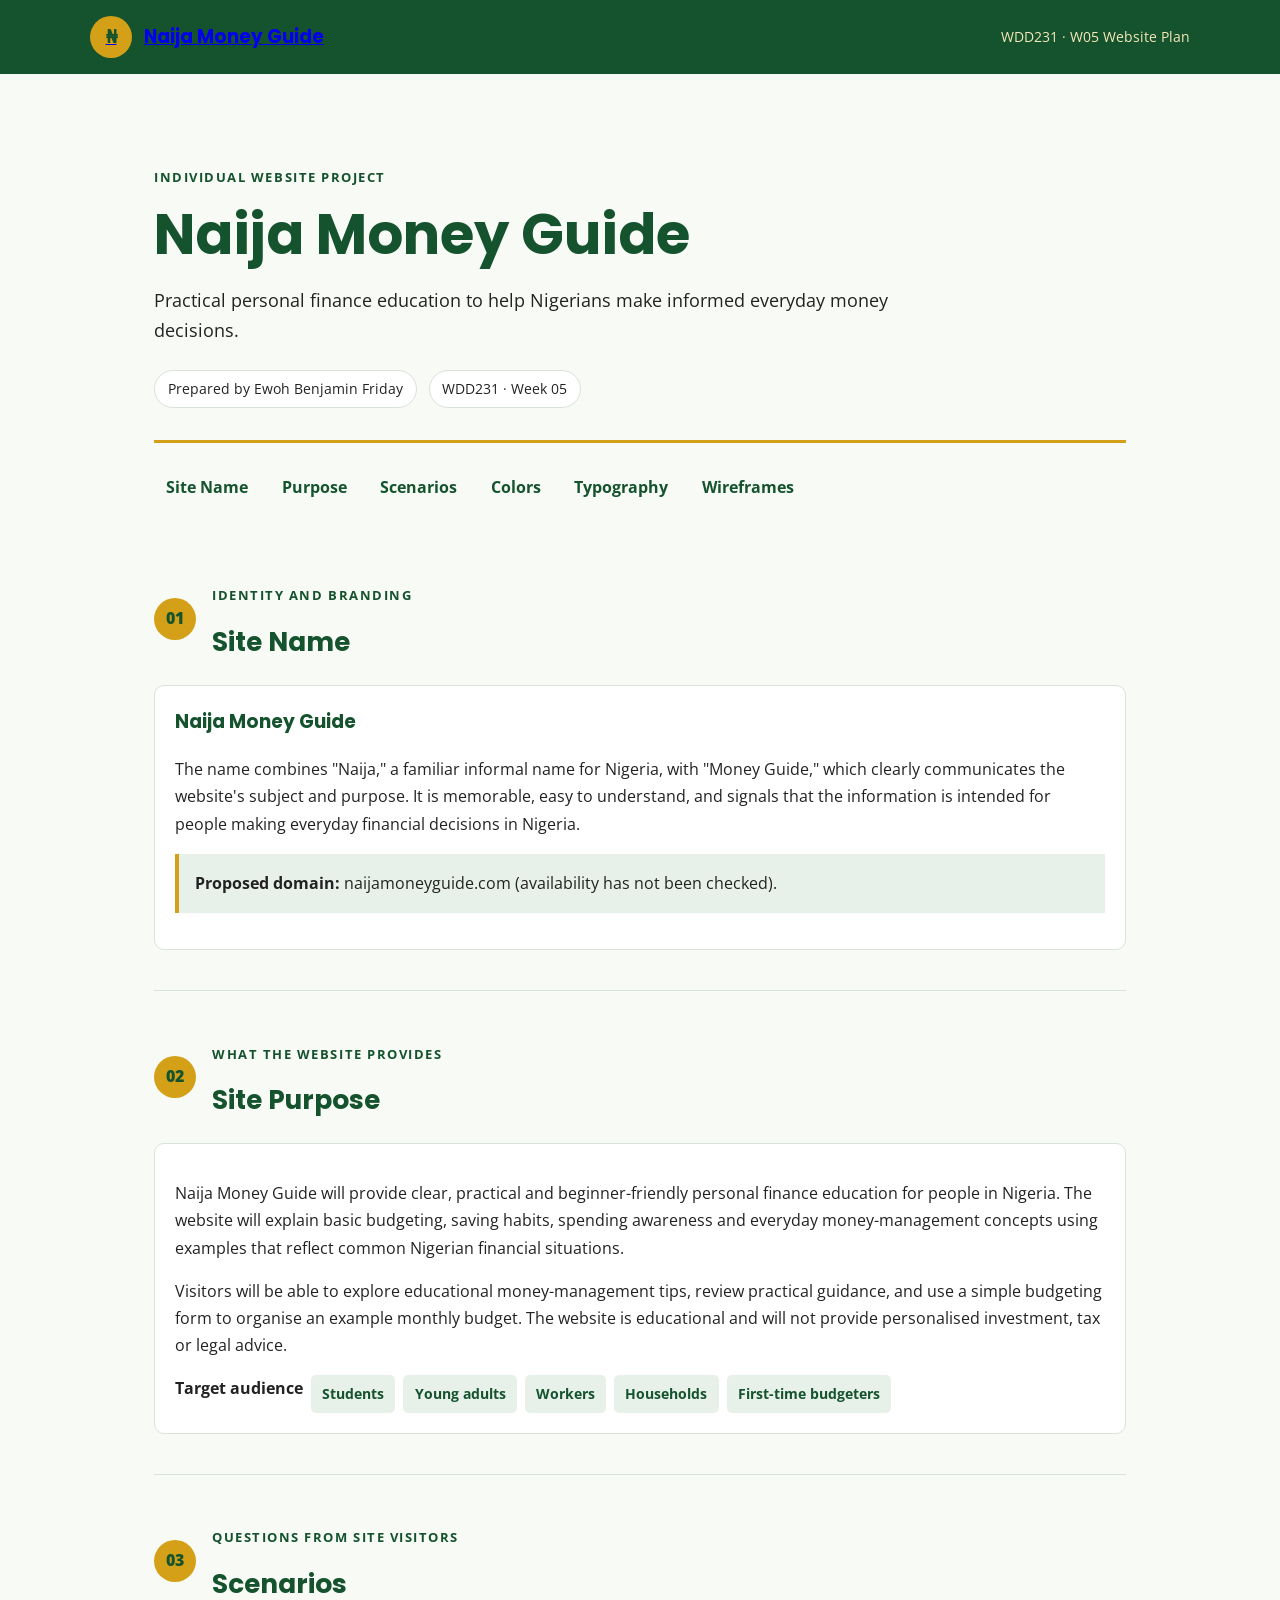
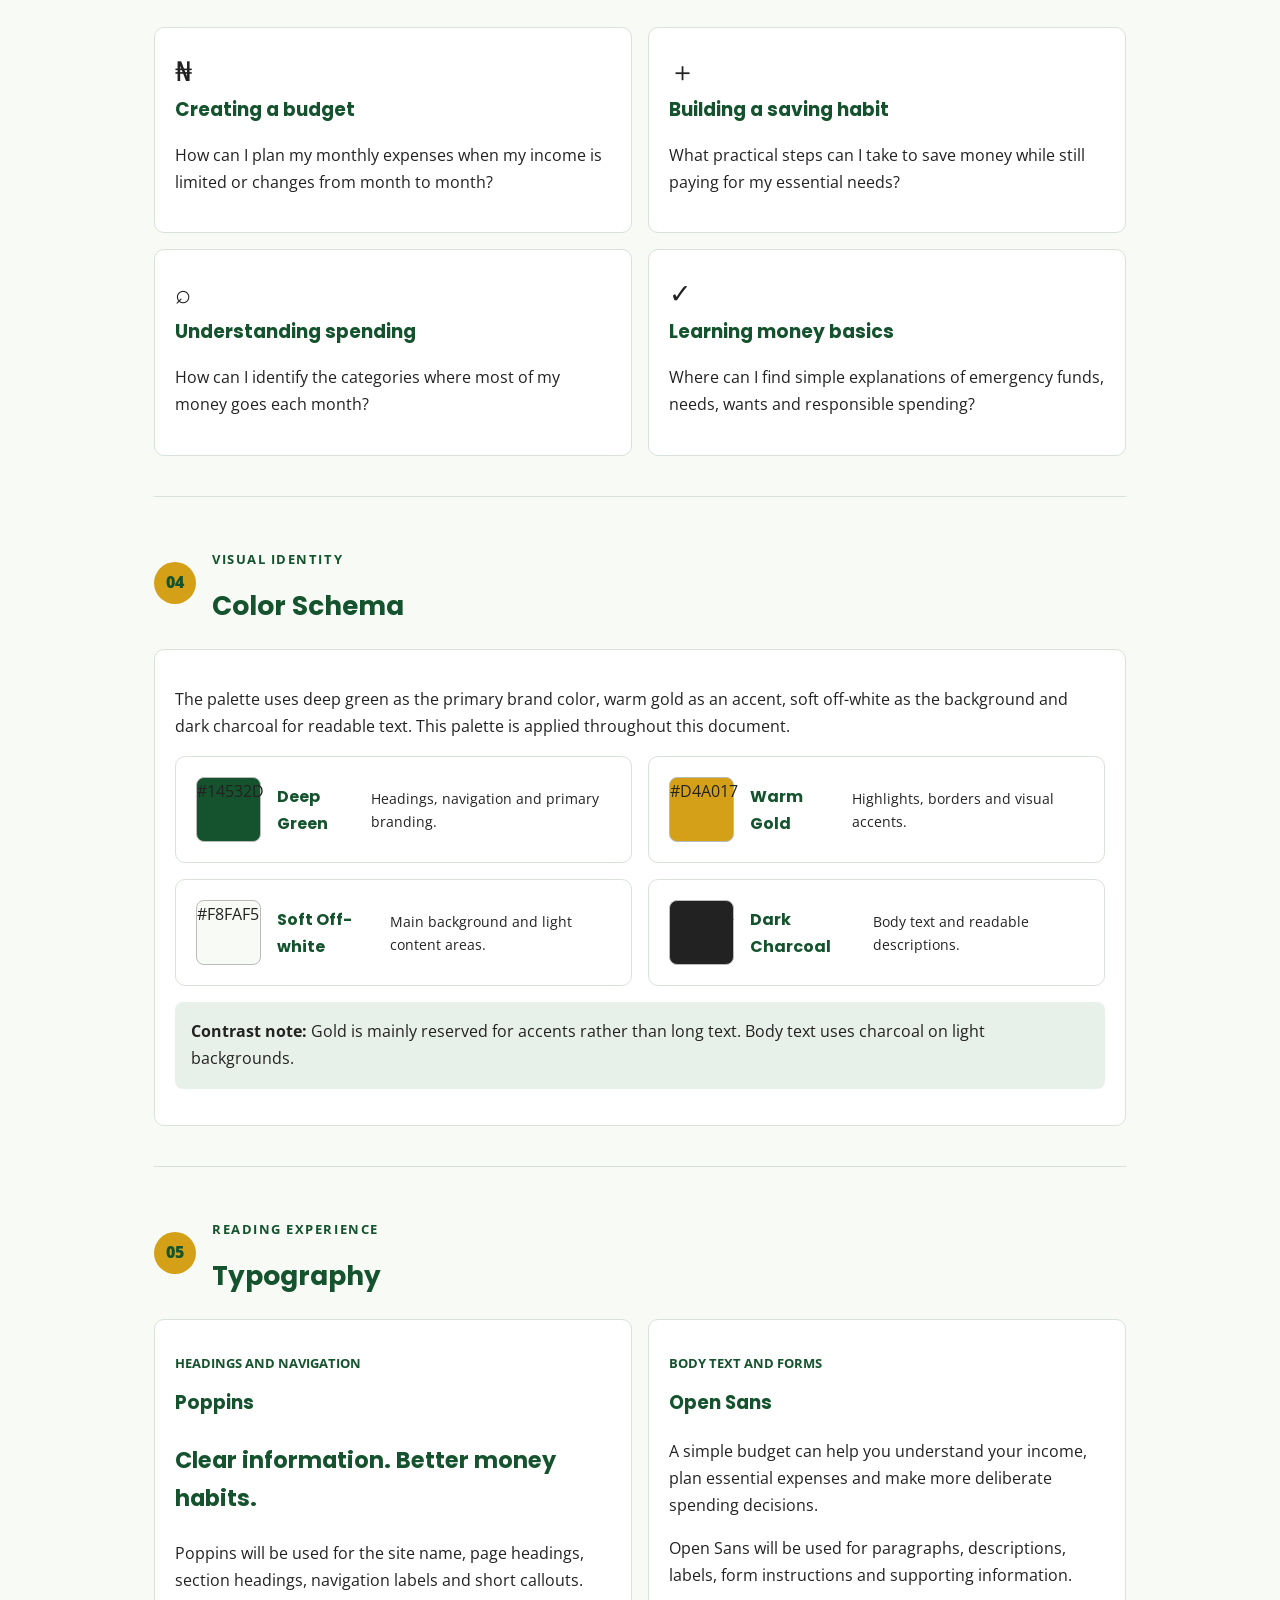
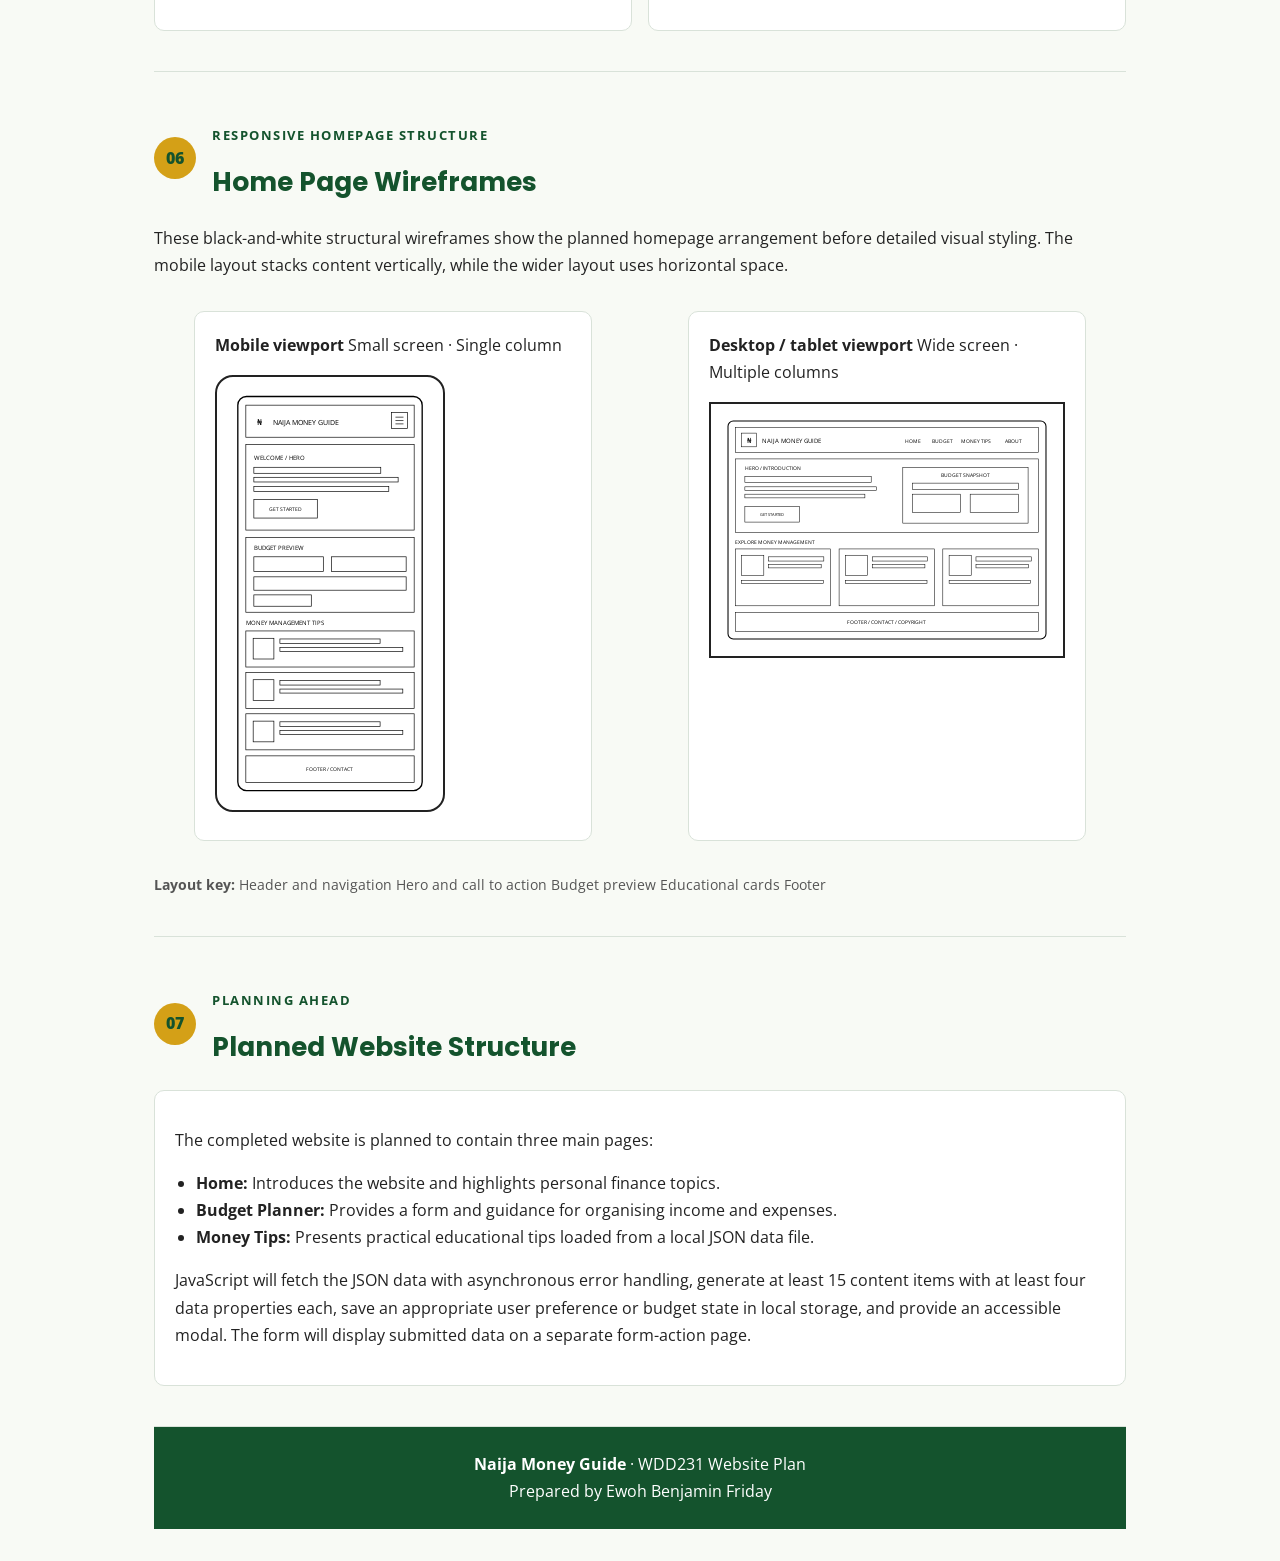
<file: naija-money-guide/siteplan.html>
<!DOCTYPE html>
<html lang="en">
<head>
  <meta charset="UTF-8">
  <meta name="viewport" content="width=device-width, initial-scale=1.0">
  <meta name="description" content="Website plan for Naija Money Guide, a practical personal finance education website for Nigerians.">
  <meta name="author" content="Ewoh Benjamin Friday">
  <title>Naija Money Guide | Website Plan</title>

  <link rel="preconnect" href="https://fonts.googleapis.com">
  <link rel="preconnect" href="https://fonts.gstatic.com" crossorigin>
  <link href="https://fonts.googleapis.com/css2?family=Open+Sans:wght@400;600;700&family=Poppins:wght@500;600;700&display=swap" rel="stylesheet">

  <link rel="stylesheet" href="siteplan.css">
</head>

<body>

<header class="site-header">
  <div class="header-inner">
    <a class="brand" href="#top">
      <span class="brand-mark">₦</span>
      <span>Naija <strong>Money Guide</strong></span>
    </a>
    <span class="document-label">WDD231 · W05 Website Plan</span>
  </div>
</header>

<main id="top" class="page-shell">

  <section class="hero">
    <p class="eyebrow">Individual Website Project</p>
    <h1>Naija Money Guide</h1>
    <p class="hero-copy">
      Practical personal finance education to help Nigerians
      make informed everyday money decisions.
    </p>
    <div class="hero-meta">
      <span>Prepared by Ewoh Benjamin Friday</span>
      <span>WDD231 · Week 05</span>
    </div>
  </section>

  <nav class="section-nav" aria-label="Site plan sections">
    <a href="#site-name">Site Name</a>
    <a href="#purpose">Purpose</a>
    <a href="#scenarios">Scenarios</a>
    <a href="#colors">Colors</a>
    <a href="#typography">Typography</a>
    <a href="#wireframes">Wireframes</a>
  </nav>

  <section class="plan-section" id="site-name">
    <div class="section-heading">
      <span class="section-number">01</span>
      <div>
        <p class="eyebrow">Identity and branding</p>
        <h2>Site Name</h2>
      </div>
    </div>

    <div class="content-card">
      <h3>Naija Money Guide</h3>
      <p>
        The name combines "Naija," a familiar informal name for
        Nigeria, with "Money Guide," which clearly communicates
        the website's subject and purpose. It is memorable,
        easy to understand, and signals that the information
        is intended for people making everyday financial
        decisions in Nigeria.
      </p>
      <p class="domain-note">
        <strong>Proposed domain:</strong> naijamoneyguide.com
        (availability has not been checked).
      </p>
    </div>
  </section>

  <section class="plan-section" id="purpose">
    <div class="section-heading">
      <span class="section-number">02</span>
      <div>
        <p class="eyebrow">What the website provides</p>
        <h2>Site Purpose</h2>
      </div>
    </div>

    <div class="content-card">
      <p>
        Naija Money Guide will provide clear, practical and
        beginner-friendly personal finance education for
        people in Nigeria. The website will explain basic
        budgeting, saving habits, spending awareness and
        everyday money-management concepts using examples
        that reflect common Nigerian financial situations.
      </p>

      <p>
        Visitors will be able to explore educational
        money-management tips, review practical guidance,
        and use a simple budgeting form to organise an
        example monthly budget. The website is educational
        and will not provide personalised investment,
        tax or legal advice.
      </p>

      <div class="audience-strip">
        <strong>Target audience</strong>
        <span>Students</span>
        <span>Young adults</span>
        <span>Workers</span>
        <span>Households</span>
        <span>First-time budgeters</span>
      </div>
    </div>
  </section>

  <section class="plan-section" id="scenarios">
    <div class="section-heading">
      <span class="section-number">03</span>
      <div>
        <p class="eyebrow">Questions from site visitors</p>
        <h2>Scenarios</h2>
      </div>
    </div>

    <div class="scenario-grid">

      <article class="scenario-card">
        <span class="scenario-icon">₦</span>
        <h3>Creating a budget</h3>
        <p>
          How can I plan my monthly expenses when my income
          is limited or changes from month to month?
        </p>
      </article>

      <article class="scenario-card">
        <span class="scenario-icon">＋</span>
        <h3>Building a saving habit</h3>
        <p>
          What practical steps can I take to save money
          while still paying for my essential needs?
        </p>
      </article>

      <article class="scenario-card">
        <span class="scenario-icon">⌕</span>
        <h3>Understanding spending</h3>
        <p>
          How can I identify the categories where most
          of my money goes each month?
        </p>
      </article>

      <article class="scenario-card">
        <span class="scenario-icon">✓</span>
        <h3>Learning money basics</h3>
        <p>
          Where can I find simple explanations of emergency
          funds, needs, wants and responsible spending?
        </p>
      </article>

    </div>
  </section>

  <section class="plan-section" id="colors">
    <div class="section-heading">
      <span class="section-number">04</span>
      <div>
        <p class="eyebrow">Visual identity</p>
        <h2>Color Schema</h2>
      </div>
    </div>

    <div class="content-card">
      <p>
        The palette uses deep green as the primary brand
        color, warm gold as an accent, soft off-white as
        the background and dark charcoal for readable text.
        This palette is applied throughout this document.
      </p>

      <div class="color-grid">

        <div class="color-item">
          <div class="swatch swatch-green">
            <span>#14532D</span>
          </div>
          <h3>Deep Green</h3>
          <p>Headings, navigation and primary branding.</p>
        </div>

        <div class="color-item">
          <div class="swatch swatch-gold">
            <span>#D4A017</span>
          </div>
          <h3>Warm Gold</h3>
          <p>Highlights, borders and visual accents.</p>
        </div>

        <div class="color-item">
          <div class="swatch swatch-cream">
            <span>#F8FAF5</span>
          </div>
          <h3>Soft Off-white</h3>
          <p>Main background and light content areas.</p>
        </div>

        <div class="color-item">
          <div class="swatch swatch-charcoal">
            <span>#222222</span>
          </div>
          <h3>Dark Charcoal</h3>
          <p>Body text and readable descriptions.</p>
        </div>

      </div>

      <p class="contrast-note">
        <strong>Contrast note:</strong> Gold is mainly
        reserved for accents rather than long text.
        Body text uses charcoal on light backgrounds.
      </p>
    </div>
  </section>

  <section class="plan-section" id="typography">
    <div class="section-heading">
      <span class="section-number">05</span>
      <div>
        <p class="eyebrow">Reading experience</p>
        <h2>Typography</h2>
      </div>
    </div>

    <div class="type-grid">

      <article class="type-card">
        <p class="type-role">Headings and navigation</p>
        <h3 class="font-poppins">Poppins</h3>
        <p class="font-poppins sample-heading">
          Clear information. Better money habits.
        </p>
        <p>
          Poppins will be used for the site name, page
          headings, section headings, navigation labels
          and short callouts.
        </p>
      </article>

      <article class="type-card">
        <p class="type-role">Body text and forms</p>
        <h3 class="font-opensans">Open Sans</h3>
        <p class="font-opensans sample-body">
          A simple budget can help you understand your
          income, plan essential expenses and make more
          deliberate spending decisions.
        </p>
        <p>
          Open Sans will be used for paragraphs,
          descriptions, labels, form instructions
          and supporting information.
        </p>
      </article>

    </div>
  </section>

  <section class="plan-section" id="wireframes">
    <div class="section-heading">
      <span class="section-number">06</span>
      <div>
        <p class="eyebrow">Responsive homepage structure</p>
        <h2>Home Page Wireframes</h2>
      </div>
    </div>

    <p class="wireframe-intro">
      These black-and-white structural wireframes show
      the planned homepage arrangement before detailed
      visual styling. The mobile layout stacks content
      vertically, while the wider layout uses horizontal
      space.
    </p>

    <div class="wireframe-grid">

      <figure class="wireframe-card">
        <figcaption>
          <strong>Mobile viewport</strong>
          <span>Small screen · Single column</span>
        </figcaption>

        <svg class="wireframe mobile-wireframe"
             viewBox="0 0 300 610"
             role="img"
             aria-label="Mobile homepage wireframe showing header, hero, budget preview, learning cards and footer">

          <rect x="12" y="10" width="276" height="590"
                rx="13" fill="white" stroke="black" stroke-width="2"/>

          <rect x="24" y="23" width="252" height="48"
                fill="white" stroke="black"/>
          <text x="40" y="52" font-size="12">₦</text>
          <text x="65" y="52" font-size="10">NAIJA MONEY GUIDE</text>
          <rect x="242" y="34" width="24" height="24"
                fill="white" stroke="black"/>
          <path d="M248 41h12 M248 46h12 M248 51h12"
                stroke="black"/>

          <rect x="24" y="82" width="252" height="128"
                fill="white" stroke="black"/>
          <text x="36" y="105" font-size="9">WELCOME / HERO</text>
          <rect x="36" y="116" width="190" height="9"
                fill="white" stroke="black"/>
          <rect x="36" y="131" width="216" height="7"
                fill="white" stroke="black"/>
          <rect x="36" y="145" width="202" height="7"
                fill="white" stroke="black"/>
          <rect x="36" y="164" width="95" height="28"
                fill="white" stroke="black"/>
          <text x="83" y="181" text-anchor="middle"
                font-size="8">GET STARTED</text>

          <rect x="24" y="221" width="252" height="112"
                fill="white" stroke="black"/>
          <text x="36" y="240" font-size="9">BUDGET PREVIEW</text>
          <rect x="36" y="250" width="104" height="22"
                fill="white" stroke="black"/>
          <rect x="152" y="250" width="112" height="22"
                fill="white" stroke="black"/>
          <rect x="36" y="280" width="228" height="20"
                fill="white" stroke="black"/>
          <rect x="36" y="307" width="86" height="17"
                fill="white" stroke="black"/>

          <text x="24" y="352" font-size="9">MONEY MANAGEMENT TIPS</text>

          <rect x="24" y="361" width="252" height="54"
                fill="white" stroke="black"/>
          <rect x="35" y="372" width="31" height="31"
                fill="white" stroke="black"/>
          <rect x="75" y="373" width="150" height="7"
                fill="white" stroke="black"/>
          <rect x="75" y="386" width="184" height="6"
                fill="white" stroke="black"/>

          <rect x="24" y="423" width="252" height="54"
                fill="white" stroke="black"/>
          <rect x="35" y="434" width="31" height="31"
                fill="white" stroke="black"/>
          <rect x="75" y="435" width="150" height="7"
                fill="white" stroke="black"/>
          <rect x="75" y="448" width="184" height="6"
                fill="white" stroke="black"/>

          <rect x="24" y="485" width="252" height="54"
                fill="white" stroke="black"/>
          <rect x="35" y="496" width="31" height="31"
                fill="white" stroke="black"/>
          <rect x="75" y="497" width="150" height="7"
                fill="white" stroke="black"/>
          <rect x="75" y="510" width="184" height="6"
                fill="white" stroke="black"/>

          <rect x="24" y="548" width="252" height="40"
                fill="white" stroke="black"/>
          <text x="150" y="570" text-anchor="middle"
                font-size="8">FOOTER / CONTACT</text>
        </svg>
      </figure>

      <figure class="wireframe-card">
        <figcaption>
          <strong>Desktop / tablet viewport</strong>
          <span>Wide screen · Multiple columns</span>
        </figcaption>

        <svg class="wireframe desktop-wireframe"
             viewBox="0 0 620 430"
             role="img"
             aria-label="Desktop homepage wireframe showing navigation, two-column hero, budget preview, three learning cards and footer">

          <rect x="8" y="8" width="604" height="414"
                rx="10" fill="white" stroke="black" stroke-width="2"/>

          <rect x="22" y="20" width="576" height="48"
                fill="white" stroke="black"/>
          <rect x="34" y="31" width="28" height="26"
                fill="white" stroke="black"/>
          <text x="48" y="49" text-anchor="middle"
                font-size="13">₦</text>
          <text x="72" y="49" font-size="12">NAIJA MONEY GUIDE</text>
          <text x="345" y="49" font-size="9">HOME</text>
          <text x="395" y="49" font-size="9">BUDGET</text>
          <text x="450" y="49" font-size="9">MONEY TIPS</text>
          <text x="535" y="49" font-size="9">ABOUT</text>

          <rect x="22" y="80" width="576" height="140"
                fill="white" stroke="black"/>
          <text x="40" y="101" font-size="9">HERO / INTRODUCTION</text>
          <rect x="40" y="113" width="240" height="12"
                fill="white" stroke="black"/>
          <rect x="40" y="133" width="250" height="7"
                fill="white" stroke="black"/>
          <rect x="40" y="147" width="228" height="7"
                fill="white" stroke="black"/>
          <rect x="40" y="170" width="104" height="30"
                fill="white" stroke="black"/>
          <text x="92" y="189" text-anchor="middle"
                font-size="8">GET STARTED</text>

          <rect x="340" y="96" width="238" height="106"
                fill="white" stroke="black"/>
          <text x="459" y="114" text-anchor="middle"
                font-size="9">BUDGET SNAPSHOT</text>
          <rect x="358" y="126" width="202" height="12"
                fill="white" stroke="black"/>
          <rect x="358" y="147" width="92" height="35"
                fill="white" stroke="black"/>
          <rect x="468" y="147" width="92" height="35"
                fill="white" stroke="black"/>

          <text x="22" y="241" font-size="10">EXPLORE MONEY MANAGEMENT</text>

          <rect x="22" y="251" width="181" height="108"
                fill="white" stroke="black"/>
          <rect x="34" y="263" width="42" height="38"
                fill="white" stroke="black"/>
          <rect x="85" y="266" width="105" height="8"
                fill="white" stroke="black"/>
          <rect x="85" y="281" width="100" height="6"
                fill="white" stroke="black"/>
          <rect x="34" y="311" width="155" height="6"
                fill="white" stroke="black"/>

          <rect x="219" y="251" width="181" height="108"
                fill="white" stroke="black"/>
          <rect x="231" y="263" width="42" height="38"
                fill="white" stroke="black"/>
          <rect x="282" y="266" width="105" height="8"
                fill="white" stroke="black"/>
          <rect x="282" y="281" width="100" height="6"
                fill="white" stroke="black"/>
          <rect x="231" y="311" width="155" height="6"
                fill="white" stroke="black"/>

          <rect x="416" y="251" width="182" height="108"
                fill="white" stroke="black"/>
          <rect x="428" y="263" width="42" height="38"
                fill="white" stroke="black"/>
          <rect x="479" y="266" width="105" height="8"
                fill="white" stroke="black"/>
          <rect x="479" y="281" width="100" height="6"
                fill="white" stroke="black"/>
          <rect x="428" y="311" width="155" height="6"
                fill="white" stroke="black"/>

          <rect x="22" y="372" width="576" height="36"
                fill="white" stroke="black"/>
          <text x="310" y="394" text-anchor="middle"
                font-size="9">FOOTER / CONTACT / COPYRIGHT</text>
        </svg>
      </figure>

    </div>

    <div class="wireframe-key">
      <strong>Layout key:</strong>
      <span>Header and navigation</span>
      <span>Hero and call to action</span>
      <span>Budget preview</span>
      <span>Educational cards</span>
      <span>Footer</span>
    </div>
  </section>

  <section class="plan-section">
    <div class="section-heading">
      <span class="section-number">07</span>
      <div>
        <p class="eyebrow">Planning ahead</p>
        <h2>Planned Website Structure</h2>
      </div>
    </div>

    <div class="content-card">
      <p>The completed website is planned to contain three main pages:</p>

      <ul>
        <li><strong>Home:</strong> Introduces the website and highlights personal finance topics.</li>
        <li><strong>Budget Planner:</strong> Provides a form and guidance for organising income and expenses.</li>
        <li><strong>Money Tips:</strong> Presents practical educational tips loaded from a local JSON data file.</li>
      </ul>

      <p>
        JavaScript will fetch the JSON data with asynchronous
        error handling, generate at least 15 content items
        with at least four data properties each, save an
        appropriate user preference or budget state in
        local storage, and provide an accessible modal.
        The form will display submitted data on a separate
        form-action page.
      </p>
    </div>
  </section>

  <footer class="site-footer">
    <p><strong>Naija Money Guide</strong> · WDD231 Website Plan</p>
    <p>Prepared by Ewoh Benjamin Friday</p>
  </footer>

</main>
</body>
</html>
</file>
<file: styles/small.css>
/* WDD 231 Course Home Page — Mobile Styles */

:root {
    --primary-color: #17324d;
    --accent-color: #f4c95d;
    --background-color: #f5f7fa;
    --surface-color: #ffffff;
    --text-color: #202833;
    --border-color: #cbd3dc;
}

* {
    box-sizing: border-box;
}
body {
    margin: 0;
    font-family: "Roboto", Arial, Helvetica, sans-serif;
    line-height: 1.6;
    color: var(--text-color);
    background: var(--background-color);
}

header {
    display: flex;
    flex-wrap: wrap;
    align-items: center;
    justify-content: space-between;
    gap: 1rem;
    padding: 1rem;
    background: var(--primary-color);
    color: #ffffff;
}

.brand {
    display: flex;
    align-items: center;
    gap: 0.75rem;
    font-weight: 700;
}

.brand img {
    width: 50px;
    height: 50px;
}

#menu-button {
    padding: 0.5rem 0.8rem;
    border: 1px solid #ffffff;
    border-radius: 4px;
    color: #ffffff;
    background: transparent;
    font-size: 1.4rem;
    cursor: pointer;
}

nav {
    display: none;
    flex-basis: 100%;
    flex-direction: column;
    gap: 0.5rem;
}

nav.open {
    display: flex;
}

nav a {
    display: block;
    padding: 0.75rem 1rem;
    color: #ffffff;
    text-decoration: none;
    border-radius: 4px;
    white-space: nowrap;
}

nav a:hover,
nav a.active {
    color: var(--primary-color);
    background: var(--accent-color);
}

main {
    width: min(100% - 2rem, 1100px);
    margin: 1.5rem auto;
}

h1 {
    color: var(--primary-color);
    border-bottom: 2px solid var(--accent-color);
    padding-bottom: 0.5rem;
}

section {
    margin-bottom: 1.25rem;
    padding: 1rem;
    border: 1px solid var(--border-color);
    border-radius: 8px;
    background: var(--surface-color);
}

h2 {
    margin-top: 0;
    color: var(--primary-color);
}

.photo-placeholder {
    display: grid;
    min-height: 180px;
    place-items: center;
    padding: 1rem;
    background: #e8edf3;
    color: #26384b;
    border: 1px dashed #52677d;
    text-align: center;
}
.student-photo {
    display: block;
    width: 100%;
    max-width: 400px;
    height: auto;
    margin: 0 auto;
    border: 1px solid var(--border-color);
    border-radius: 4px;
}

.course-filters {
    display: grid;
    grid-template-columns: 1fr;
    gap: 0.5rem;
    margin-bottom: 1rem;
}

.course-filters button {
    padding: 0.75rem;
    border: 1px solid var(--primary-color);
    border-radius: 5px;
    background: var(--primary-color);
    color: #ffffff;
    font-size: 1rem;
    cursor: pointer;
}

.course-filters button:hover,
.course-filters button:focus-visible {
    background: #294e70;
}

#credit-total {
    font-weight: 700;
}

.course-list {
    display: grid;
    grid-template-columns: 1fr;
    gap: 0.75rem;
}

.course-card {
    padding: 1rem;
    border: 1px solid var(--border-color);
    border-radius: 6px;
    background: #ffffff;
    text-align: center;
}

.course-card h3 {
    margin: 0;
    font-size: 1rem;
}

.course-card.completed {
    border-color: #24613a;
    background: #e7f4e9;
}

.course-card.completed::after {
    display: block;
    margin-top: 0.5rem;
    color: #174d2b;
    font-weight: 700;
    content: "Completed";
}

.social-links {
    display: flex;
    justify-content: center;
    flex-wrap: wrap;
    gap: 1rem;
}

footer {
    padding: 1.5rem 1rem;
    background: var(--primary-color);
    color: #ffffff;
    text-align: center;
}

footer a {
    color: #ffffff;
}

footer p {
    margin: 0.75rem 0 0;
}
/* Chamber Directory - Mobile Styles */

.view-buttons {
    display: flex;
    justify-content: center;
    gap: 1rem;
    margin: 1.5rem 0;
}

.view-buttons button {
    padding: 0.75rem 1.5rem;
    border: 1px solid var(--primary-color);
    border-radius: 5px;
    background: #ffffff;
    color: var(--primary-color);
    font-weight: bold;
    cursor: pointer;
}

.view-buttons button.active,
.view-buttons button:hover {
    background: var(--primary-color);
    color: #ffffff;
}

.directory-grid {
    display: grid;
    grid-template-columns: 1fr;
    gap: 1rem;
}

.member-card {
    padding: 1rem;
    border: 1px solid var(--border-color);
    border-radius: 8px;
    background: var(--surface-color);
    text-align: center;
    box-shadow: 0 2px 5px rgba(0, 0, 0, 0.08);
}

.member-card img {
    width: 100px;
    height: 100px;
    object-fit: contain;
    margin-bottom: 0.75rem;
}

.member-card h2 {
    font-size: 1.2rem;
}

.member-card a {
    color: var(--primary-color);
    font-weight: bold;
}

.directory-list {
    display: flex;
    flex-direction: column;
    gap: 0;
}

.directory-list .member-card {
    display: flex;
    flex-wrap: wrap;
    align-items: center;
    justify-content: space-between;
    gap: 0.75rem;
    border-radius: 0;
    box-shadow: none;
    text-align: left;
}

.directory-list .member-card img {
    width: 60px;
    height: 60px;
    margin: 0;
}

.directory-list .member-card h2 {
    flex: 1 1 180px;
}

.directory-list .member-card p {
    margin: 0.25rem;
}
/* Accessible visually hidden content */

.visually-hidden {
    position: absolute;
    width: 1px;
    height: 1px;
    padding: 0;
    margin: -1px;
    overflow: hidden;
    clip-path: inset(50%);
    white-space: nowrap;
    border: 0;
}
</file>
<file: styles/larger.css>
/* WDD 231 Course Home Page — Larger Screens */

@media screen and (min-width: 700px) {
    header {
        padding: 1rem 2rem;
    }

    #menu-button {
        display: none;
    }

    nav {
        display: flex;
        flex-basis: auto;
        flex-direction: row;
        gap: 0.5rem;
    }

    nav a {
        padding: 0.65rem 1rem;
    }

    main {
        width: min(100% - 3rem, 1100px);
        margin: 2rem auto;
    }

    .home-layout {
        display: grid;
        grid-template-columns: 2fr 1fr;
        gap: 1rem;
        align-items: stretch;
    }

    .about {
        grid-column: 1;
    }

    .photo {
        grid-column: 2;
    }

    .certificate {
        grid-column: 1 / -1;
    }

    .course-filters {
        grid-template-columns: repeat(3, minmax(0, 1fr));
    }

    .course-list {
        grid-template-columns: repeat(2, minmax(0, 1fr));
    }
}

@media screen and (min-width: 1000px) {
    .course-list {
        grid-template-columns: repeat(3, minmax(0, 1fr));
    }

    section {
        padding: 1.5rem;
    }
}
/* Chamber Directory - Larger Screens */

@media screen and (min-width: 700px) {
    .directory-grid {
        grid-template-columns: repeat(2, minmax(0, 1fr));
        gap: 1.5rem;
    }

    .directory-list .member-card {
        flex-wrap: nowrap;
    }
}

@media screen and (min-width: 1000px) {
    .directory-grid {
        grid-template-columns: repeat(3, minmax(0, 1fr));
    }
}
</file>
<file: chamber/home.css>
﻿
/* W03 Chamber Home Page */

/* Header and navigation */

#primary-nav a {
    color: #ffffff;
}

#primary-nav a:hover,
#primary-nav a.active {
    color: var(--primary-color);
    background: var(--accent-color);
}

/* Main content */

.home-main {
    width: min(100% - 2rem, 1200px);
    margin: 1.5rem auto;
}

.home-main section {
    margin-bottom: 1.5rem;
    padding: 1.25rem;
    border: 1px solid var(--border-color);
    border-radius: 10px;
    background: #ffffff;
}

.home-main h1,
.home-main h2 {
    color: var(--primary-color);
}

/* Hero section */

.home-main > .hero {
    position: relative;
    overflow: hidden;
    padding: 0;
    border: 0;
    min-height: 300px;
}

.hero img {
    display: block;
    width: 100%;
    height: 450px;
    object-fit: cover;
}

.hero-content {
    position: absolute;
    top: 50%;
    left: 50%;
    width: 90%;
    max-width: 700px;
    padding: 1.25rem;
    border-radius: 8px;
    background: rgb(23 50 77 / 90%);
    color: #ffffff;
    text-align: center;
    transform: translate(-50%, -50%);
}

.hero-content h1 {
    color: #ffffff;
    border: 0;
    font-size: clamp(1.5rem, 4vw, 3rem);
    margin-top: 0;
}

.hero-content p {
    font-size: 1.1rem;
    margin-bottom: 1.5rem;
}

.join-button {
    display: inline-block;
    padding: 0.85rem 1.4rem;
    border-radius: 6px;
    background: var(--accent-color);
    color: #172b40;
    font-weight: 700;
    text-decoration: none;
}

.join-button:hover {
    background: #e5b93f;
}

/* Home page content grid */

.home-grid {
    display: grid;
    grid-template-columns: 1fr;
    gap: 1rem;
}

.home-grid section {
    margin: 0;
    min-width: 0;
}

.home-grid h2 {
    padding-bottom: 0.5rem;
    border-bottom: 2px solid var(--accent-color);
}

/* Events */

.event-card {
    padding: 0.75rem;
    border-left: 4px solid var(--accent-color);
    background: #f5f7fa;
}

.event-card h3 {
    color: var(--primary-color);
}

/* Weather */

.weather-current {
    display: flex;
    align-items: center;
    gap: 1rem;
}

.weather-current img {
    width: 75px;
    height: 75px;
}

.forecast-grid {
    display: grid;
    grid-template-columns: repeat(3, 1fr);
    gap: 0.5rem;
    margin-top: 1rem;
    text-align: center;
}

.forecast-day {
    padding: 0.5rem;
    border: 1px solid var(--border-color);
    border-radius: 6px;
}

.forecast-day img {
    width: 45px;
    height: 45px;
}

.weather-message {
    font-size: 0.9rem;
}

/* Company spotlights */

.spotlight-grid {
    display: grid;
    grid-template-columns: 1fr;
    gap: 1rem;
}

.spotlight-card {
    padding: 1rem;
    border: 1px solid var(--border-color);
    border-radius: 8px;
    text-align: center;
    overflow-wrap: anywhere;
}

.spotlight-card img {
    width: 100px;
    height: 100px;
    object-fit: contain;
}

.spotlight-card h3 {
    color: var(--primary-color);
}

.membership-level {
    display: inline-block;
    padding: 0.35rem 0.75rem;
    border-radius: 20px;
    background: var(--accent-color);
    color: #172b40;
    font-weight: 700;
}

.spotlight-card a {
    color: #17324d;
    font-weight: 700;
}

.loading-message {
    text-align: center;
    padding: 1rem;
}

/* Footer */

.home-main + footer {
    margin-top: 2rem;
}
/* Larger screens */

@media screen and (min-width: 700px) {
    .home-main {
        width: min(100% - 3rem, 1200px);
    }

    .hero-content {
        position: absolute;
        top: 50%;
        left: 5%;
        width: min(48%, 550px);
        padding: 1.5rem;
        border-radius: 8px;
        background: rgb(23 50 77 / 90%);
        transform: translateY(-50%);
    }

    .home-grid {
        grid-template-columns: repeat(2, minmax(0, 1fr));
    }

    .spotlights-section {
        grid-column: 1 / -1;
    }

    .spotlight-grid {
        grid-template-columns: repeat(2, minmax(0, 1fr));
    }
}

@media screen and (min-width: 1000px) {
    .home-grid {
        grid-template-columns: repeat(3, minmax(0, 1fr));
    }

    .spotlights-section {
        grid-column: auto;
    }

    .spotlight-grid {
        grid-template-columns: 1fr;
    }
}
</file>
<file: chamber/styles/small.css>
/* WDD 231 Course Home Page — Mobile Styles */

:root {
    --primary-color: #17324d;
    --accent-color: #f4c95d;
    --background-color: #f5f7fa;
    --surface-color: #ffffff;
    --text-color: #202833;
    --border-color: #cbd3dc;
}

* {
    box-sizing: border-box;
}

body {
    margin: 0;
    font-family: "Roboto", sans-serif;
    line-height: 1.6;
    color: var(--text-color);
    background: var(--background-color);
}

header {
    display: flex;
    flex-wrap: wrap;
    align-items: center;
    justify-content: space-between;
    gap: 1rem;
    padding: 1rem;
    background: var(--primary-color);
    color: #ffffff;
}

.brand {
    display: flex;
    align-items: center;
    gap: 0.75rem;
    font-weight: 700;
}

.brand img {
    width: 50px;
    height: 50px;
}

#menu-button {
    padding: 0.5rem 0.8rem;
    border: 1px solid #ffffff;
    border-radius: 4px;
    color: #ffffff;
    background: transparent;
    font-size: 1.4rem;
    cursor: pointer;
}

nav {
    display: none;
    flex-basis: 100%;
    flex-direction: column;
    gap: 0.5rem;
}

nav.open {
    display: flex;
}

nav a {
    display: block;
    padding: 0.75rem 1rem;
    color: #ffffff;
    text-decoration: none;
    border-radius: 4px;
    white-space: nowrap;
}

nav a:hover,
nav a.active {
    color: var(--primary-color);
    background: var(--accent-color);
}

main {
    width: min(calc(100% - 2rem), 1100px);
    margin: 1.5rem auto;
}

h1 {
    color: var(--primary-color);
    border-bottom: 2px solid var(--accent-color);
    padding-bottom: 0.5rem;
}

section {
    margin-bottom: 1.25rem;
    padding: 1rem;
    border: 1px solid var(--border-color);
    border-radius: 8px;
    background: var(--surface-color);
}

h2 {
    margin-top: 0;
    color: var(--primary-color);
}

.photo-placeholder {
    display: grid;
    min-height: 180px;
    place-items: center;
    padding: 1rem;
    background: #e8edf3;
    color: #26384b;
    border: 1px dashed #52677d;
    text-align: center;
}
.student-photo {
    display: block;
    width: 100%;
    max-width: 400px;
    height: auto;
    margin: 0 auto;
    border: 1px solid var(--border-color);
    border-radius: 4px;
}

.course-filters {
    display: grid;
    grid-template-columns: 1fr;
    gap: 0.5rem;
    margin-bottom: 1rem;
}

.course-filters button {
    padding: 0.75rem;
    border: 1px solid var(--primary-color);
    border-radius: 5px;
    background: var(--primary-color);
    color: #ffffff;
    font-size: 1rem;
    cursor: pointer;
}

.course-filters button:hover,
.course-filters button:focus-visible {
    background: #294e70;
}

#credit-total {
    font-weight: 700;
}

.course-list {
    display: grid;
    grid-template-columns: 1fr;
    gap: 0.75rem;
}

.course-card {
    padding: 1rem;
    border: 1px solid var(--border-color);
    border-radius: 6px;
    background: #ffffff;
    text-align: center;
}

.course-card h3 {
    margin: 0;
    font-size: 1rem;
}

.course-card.completed {
    border-color: #24613a;
    background: #e7f4e9;
}

.course-card.completed::after {
    display: block;
    margin-top: 0.5rem;
    color: #174d2b;
    font-weight: 700;
    content: "Completed";
}

.social-links {
    display: flex;
    justify-content: center;
    flex-wrap: wrap;
    gap: 1rem;
}

footer {
    padding: 1.5rem 1rem;
    background: var(--primary-color);
    color: #ffffff;
    text-align: center;
}

footer a {
    color: #ffffff;
}

footer p {
    margin: 0.75rem 0 0;
}
/* Chamber Directory - Mobile Styles */

.view-controls {
    display: flex;
    justify-content: center;
    gap: 1rem;
    margin: 1.5rem 0;
}

.view-controls button {
    padding: 0.75rem 1.5rem;
    border: 1px solid var(--primary-color);
    border-radius: 5px;
    background: #ffffff;
    color: var(--primary-color);
    font-weight: bold;
    cursor: pointer;
}

.view-controls button.active,
.view-controls button:hover,
.view-controls button:focus-visible {
    background: var(--primary-color);
    color: #ffffff;
}

.directory-grid {
    display: grid;
    grid-template-columns: 1fr;
    gap: 1rem;
}

.member-card {
    padding: 1rem;
    border: 1px solid var(--border-color);
    border-radius: 8px;
    background: var(--surface-color);
    text-align: center;
    box-shadow: 0 2px 5px rgba(0, 0, 0, 0.08);
}

.member-card img {
    width: 100px;
    height: 100px;
    object-fit: contain;
    margin-bottom: 0.75rem;
}

.member-card h2 {
    font-size: 1.2rem;
}

.member-card a {
    color: var(--primary-color);
    font-weight: bold;
}

.directory-list {
    display: flex;
    flex-direction: column;
    gap: 0;
}

.directory-list .member-card {
    display: flex;
    flex-wrap: wrap;
    align-items: center;
    justify-content: space-between;
    gap: 0.75rem;
    border-radius: 0;
    box-shadow: none;
    text-align: left;
}

/* Hide business images in List View */
.directory-list .member-card img {
    display: none;
}

.directory-list .member-card h2 {
    flex: 1 1 180px;
}

.directory-list .member-card p {
    margin: 0.25rem;
}
</file>
<file: chamber/styles/larger.css>
/* WDD 231 Course Home Page — Larger Screens */

@media screen and (min-width: 700px) {
    header {
        padding: 1rem 2rem;
    }

    #menu-button {
        display: none;
    }

    nav {
        display: flex;
        flex-basis: auto;
        flex-direction: row;
        gap: 0.5rem;
    }

    nav a {
        padding: 0.65rem 1rem;
    }

    main {
        width: min(100% - 3rem, 1100px);
        margin: 2rem auto;
    }

    .home-layout {
        display: grid;
        grid-template-columns: 2fr 1fr;
        gap: 1rem;
        align-items: stretch;
    }

    .about {
        grid-column: 1;
    }

    .photo {
        grid-column: 2;
    }

    .certificate {
        grid-column: 1 / -1;
    }

    .course-filters {
        grid-template-columns: repeat(3, minmax(0, 1fr));
    }

    .course-list {
        grid-template-columns: repeat(2, minmax(0, 1fr));
    }
}

@media screen and (min-width: 1000px) {
    .course-list {
        grid-template-columns: repeat(3, minmax(0, 1fr));
    }

    section {
        padding: 1.5rem;
    }
}
/* Chamber Directory - Larger Screens */

@media screen and (min-width: 700px) {
    .directory-grid {
        grid-template-columns: repeat(2, minmax(0, 1fr));
        gap: 1.5rem;
    }

    .directory-list .member-card {
        flex-wrap: nowrap;
    }
}

@media screen and (min-width: 1000px) {
    .directory-grid {
        grid-template-columns: repeat(3, minmax(0, 1fr));
    }
}
</file>
<file: chamber/styles/discover.css>
.discover-main {
    max-width: 1200px;
    margin: 0 auto;
    padding: 2rem 1rem;
}

.discover-main h1 {
    text-align: center;
    margin-bottom: 0.75rem;
}

.discover-intro,
.visit-message {
    text-align: center;
    margin-bottom: 1.5rem;
}

.visit-message {
    background: #e8f1f8;
    padding: 1rem;
    border-radius: 8px;
}

.discover-grid {
    display: grid;
    grid-template-columns: 1fr;
    gap: 1.5rem;
}

.discover-card {
    background: #fff;
    border: 1px solid #ddd;
    border-radius: 10px;
    overflow: hidden;
    box-shadow: 0 2px 8px rgb(0 0 0 / 10%);
}

.discover-card figure {
    margin: 0;
    overflow: hidden;
}

.discover-card img {
    display: block;
    width: 100%;
    height: 220px;
    object-fit: cover;
}

.discover-card-content {
    padding: 1.25rem;
}

.discover-card h2 {
    margin-top: 0;
}

.discover-card address {
    font-style: normal;
    margin-bottom: 1rem;
    color: #444;
}

.discover-card a {
    display: inline-block;
    background: #17365d;
    color: #fff;
    padding: 0.7rem 1rem;
    border-radius: 5px;
    text-decoration: none;
}

.discover-card a:hover {
    background: #28558a;
}

@media (min-width: 641px) {
    .discover-grid {
        grid-template-columns: repeat(2, 1fr);
    }
}

@media (min-width: 1025px) {
    .discover-grid {
        grid-template-columns: repeat(4, 1fr);
    }

    .discover-card img {
        transition: transform 0.3s ease;
    }

    .discover-card img:hover {
        transform: scale(1.05);
    }
}
</file>
<file: chamber/join.css>
h1,
h2,
h3,
h4,
h5,
h6 {
    font-family: 'Montserrat', sans-serif;
}

.join-main {
    max-width: 1100px;
    margin: 2rem auto;
    padding: 1rem;
}

.join-main > h1,
.join-main > p {
    text-align: center;
}

.join-layout {
    display: grid;
    grid-template-columns: 1fr;
    gap: 2rem;
    margin-top: 2rem;
}

.join-form {
    display: flex;
    flex-direction: column;
    gap: 0.6rem;
    padding: 1.5rem;
    background-color: #f5f7fa;
    border-radius: 8px;
    box-shadow: 0 2px 8px rgba(0, 0, 0, 0.1);
}

.join-form label {
    margin-top: 0.5rem;
    font-weight: bold;
}

.join-form input,
.join-form select,
.join-form textarea {
    width: 100%;
    padding: 0.8rem;
    border: 1px solid #999;
    border-radius: 5px;
    font: inherit;
    box-sizing: border-box;
}

.join-form input:focus,
.join-form select:focus,
.join-form textarea:focus {
    outline: 2px solid #164b78;
    border-color: #164b78;
}

.join-form button {
    margin-top: 1rem;
    padding: 1rem;
    border: none;
    border-radius: 5px;
    background-color: #164b78;
    color: white;
    font-size: 1rem;
    font-weight: bold;
    cursor: pointer;
}

.join-form button:hover {
    background-color: #0c3455;
}

.membership-cards {
    display: grid;
    gap: 1rem;
    align-content: start;
}

.membership-cards > h2 {
    text-align: center;
}

.membership-card {
    padding: 1.2rem;
    text-align: center;
    background-color: #fff;
    border: 1px solid #164b78;
    border-radius: 8px;
    box-shadow: 0 2px 6px rgba(0, 0, 0, 0.1);
    animation: card-appear 1s ease both;
}

.membership-card a {
    color: #164b78;
    font-weight: bold;
}

@keyframes card-appear {
    from {
        opacity: 0;
        transform: translateY(15px);
    }
    to {
        opacity: 1;
        transform: translateY(0);
    }
}

@media screen and (min-width: 750px) {
    .join-layout {
        grid-template-columns: 1.2fr 0.8fr;
        align-items: start;
    }
}

dialog {
    max-width: 450px;
    width: 90%;
    padding: 2rem;
    border: 2px solid #164b78;
    border-radius: 10px;
    box-shadow: 0 4px 12px rgba(0, 0, 0, 0.2);
}

dialog::backdrop {
    background-color: rgba(0, 0, 0, 0.6);
}

dialog h2 {
    color: #164b78;
    text-align: center;
}

dialog button {
    display: block;
    margin: 1.5rem auto 0;
    padding: 0.7rem 1.5rem;
    border: none;
    border-radius: 5px;
    background-color: #164b78;
    color: white;
    font-weight: bold;
    cursor: pointer;
}

dialog button:hover {
    background-color: #0c3455;
}
</file>
<file: naija-money-guide/siteplan.css>
/* Naija Money Guide - W05 Site Plan */

:root {
    --deep-green: #14532D;
    --warm-gold: #D4A017;
    --soft-off-white: #F8FAF5;
    --dark-charcoal: #222222;
    --white: #FFFFFF;
    --light-green: #E8F1E9;
    --border-color: #D9E2D9;
}

* {
    box-sizing: border-box;
}

html {
    scroll-behavior: smooth;
}

body {
    margin: 0;
    background-color: var(--soft-off-white);
    color: var(--dark-charcoal);
    font-family: "Open Sans", Arial, sans-serif;
    line-height: 1.7;
}

.site-header {
    background-color: var(--deep-green);
    color: var(--white);
    padding: 1rem 5%;
}

.header-inner {
    max-width: 1100px;
    margin: 0 auto;
    display: flex;
    justify-content: space-between;
    align-items: center;
    gap: 1rem;
    flex-wrap: wrap;
}

.brand {
    display: flex;
    align-items: center;
    gap: 0.75rem;
    font-family: "Poppins", sans-serif;
    font-weight: 700;
    font-size: 1.15rem;
}

.brand-mark {
    display: grid;
    place-items: center;
    width: 42px;
    height: 42px;
    border-radius: 50%;
    background-color: var(--warm-gold);
    color: var(--deep-green);
    font-weight: 800;
}

.document-label {
    color: #F5E8B8;
    font-size: 0.85rem;
}

.page-shell {
    max-width: 1100px;
    margin: 0 auto;
    padding: 2rem 5%;
}

.hero {
    padding: 3rem 0 2rem;
    border-bottom: 3px solid var(--warm-gold);
}

.eyebrow {
    color: var(--deep-green);
    font-size: 0.8rem;
    font-weight: 700;
    letter-spacing: 0.12em;
    text-transform: uppercase;
}

.hero h1 {
    max-width: 800px;
    margin: 0.5rem 0;
    color: var(--deep-green);
    font-family: "Poppins", sans-serif;
    font-size: clamp(2rem, 5vw, 3.5rem);
    line-height: 1.2;
}

.hero-copy {
    max-width: 760px;
    font-size: 1.1rem;
}

.hero-meta {
    display: flex;
    gap: 0.75rem;
    flex-wrap: wrap;
    margin-top: 1.5rem;
}

.hero-meta span {
    padding: 0.4rem 0.8rem;
    border: 1px solid var(--border-color);
    border-radius: 20px;
    background-color: var(--white);
    font-size: 0.85rem;
}

.section-nav {
    display: flex;
    flex-wrap: wrap;
    gap: 0.6rem;
    padding: 1.5rem 0;
}

.section-nav a {
    color: var(--deep-green);
    font-weight: 700;
    text-decoration: none;
    padding: 0.45rem 0.75rem;
    border-radius: 5px;
}

.section-nav a:hover,
.section-nav a:focus {
    background-color: var(--deep-green);
    color: var(--white);
}

.plan-section {
    padding: 2.5rem 0;
    border-bottom: 1px solid var(--border-color);
    scroll-margin-top: 1rem;
}

.section-heading {
    display: flex;
    align-items: center;
    gap: 1rem;
    margin-bottom: 1.25rem;
}

.section-heading h2 {
    margin: 0;
    color: var(--deep-green);
    font-family: "Poppins", sans-serif;
    font-size: 1.65rem;
}

.section-number {
    display: grid;
    place-items: center;
    width: 42px;
    height: 42px;
    flex-shrink: 0;
    border-radius: 50%;
    background-color: var(--warm-gold);
    color: var(--deep-green);
    font-weight: 800;
}

.content-card,
.scenario-card,
.color-item,
.type-card,
.wireframe-card {
    padding: 1.25rem;
    border: 1px solid var(--border-color);
    border-radius: 10px;
    background-color: var(--white);
}

.content-card h3,
.scenario-card h3,
.type-card h3,
.wireframe-card h3 {
    margin-top: 0;
    color: var(--deep-green);
    font-family: "Poppins", sans-serif;
}

.content-card ul {
    padding-left: 1.3rem;
}

.domain-note {
    margin-top: 1rem;
    padding: 1rem;
    border-left: 4px solid var(--warm-gold);
    background-color: var(--light-green);
}

.audience-strip {
    display: flex;
    flex-wrap: wrap;
    gap: 0.5rem;
    margin-top: 1rem;
}

.audience-strip span {
    padding: 0.4rem 0.7rem;
    border-radius: 5px;
    background-color: var(--light-green);
    color: var(--deep-green);
    font-size: 0.9rem;
    font-weight: 700;
}

.scenario-grid,
.color-grid,
.type-grid,
.wireframe-grid {
    display: grid;
    grid-template-columns: repeat(2, minmax(0, 1fr));
    gap: 1rem;
    margin-top: 1rem;
}

.scenario-icon {
    font-size: 1.7rem;
}

.scenario-card h3 {
    margin-bottom: 0.4rem;
}

.color-item {
    display: flex;
    align-items: center;
    gap: 1rem;
}

.swatch {
    width: 65px;
    height: 65px;
    flex-shrink: 0;
    border: 1px solid #BBBBBB;
    border-radius: 8px;
}

.swatch-green {
    background-color: var(--deep-green);
}

.swatch-gold {
    background-color: var(--warm-gold);
}

.swatch-cream {
    background-color: var(--soft-off-white);
}

.swatch-charcoal {
    background-color: var(--dark-charcoal);
}

.color-item h3 {
    margin: 0;
    font-size: 1rem;
}

.color-item p {
    margin: 0.2rem 0;
    font-size: 0.85rem;
}

.contrast-note {
    margin-top: 1rem;
    padding: 1rem;
    border-radius: 8px;
    background-color: var(--light-green);
}

.type-role {
    color: var(--deep-green);
    font-size: 0.8rem;
    font-weight: 700;
    text-transform: uppercase;
}

.font-poppins {
    font-family: "Poppins", sans-serif;
}

.font-opensans {
    font-family: "Open Sans", sans-serif;
}

.sample-heading {
    color: var(--deep-green);
    font-family: "Poppins", sans-serif;
    font-size: 1.4rem;
    font-weight: 700;
}

.sample-body {
    font-family: "Open Sans", sans-serif;
}

.wireframe-intro {
    margin-bottom: 1rem;
}

.wireframe-card {
    overflow: hidden;
}

.wireframe {
    margin-top: 1rem;
    padding: 0.8rem;
    border: 2px solid var(--dark-charcoal);
    background-color: var(--white);
    color: var(--dark-charcoal);
}

.wireframe-block {
    display: grid;
    place-items: center;
    min-height: 38px;
    margin-bottom: 0.5rem;
    padding: 0.4rem;
    border: 1px solid var(--dark-charcoal);
    background-color: #F0F0F0;
    font-size: 0.75rem;
    text-align: center;
}

.wireframe-block:last-child {
    margin-bottom: 0;
}

.mobile-wireframe {
    max-width: 230px;
    margin-right: auto;
    margin-left: auto;
    border-radius: 18px;
}

.mobile-wireframe .hero-block {
    min-height: 95px;
}

.mobile-wireframe .card-block {
    min-height: 65px;
}

.desktop-wireframe .desktop-nav {
    display: flex;
    justify-content: space-around;
    gap: 0.3rem;
}

.desktop-wireframe .desktop-hero {
    display: grid;
    grid-template-columns: 1fr 1fr;
    gap: 0.5rem;
}

.desktop-wireframe .desktop-cards {
    display: grid;
    grid-template-columns: repeat(3, 1fr);
    gap: 0.5rem;
}

.desktop-wireframe .desktop-hero .wireframe-block {
    min-height: 100px;
}

.desktop-wireframe .desktop-cards .wireframe-block {
    min-height: 75px;
}

.wireframe-key {
    margin-top: 1rem;
    color: #555555;
    font-size: 0.85rem;
}

.site-footer {
    padding: 1.5rem 5%;
    background-color: var(--deep-green);
    color: var(--white);
    text-align: center;
}

.site-footer p {
    margin: 0;
}

/* Responsive layout for smaller screens */
@media screen and (max-width: 650px) {
    .page-shell {
        padding: 1.25rem 4%;
    }

    .header-inner {
        align-items: flex-start;
        flex-direction: column;
    }

    .hero {
        padding-top: 2rem;
    }

    .scenario-grid,
    .color-grid,
    .type-grid,
    .wireframe-grid {
        grid-template-columns: 1fr;
    }

    .section-heading h2 {
        font-size: 1.35rem;
    }

    .color-item {
        align-items: flex-start;
    }

    .desktop-wireframe .desktop-nav {
        flex-wrap: wrap;
    }
}

.brand a {
    color: var(--white);
    text-decoration: none;
}

.brand a:hover,
.brand a:focus {
    color: var(--warm-gold);
}
</file>
